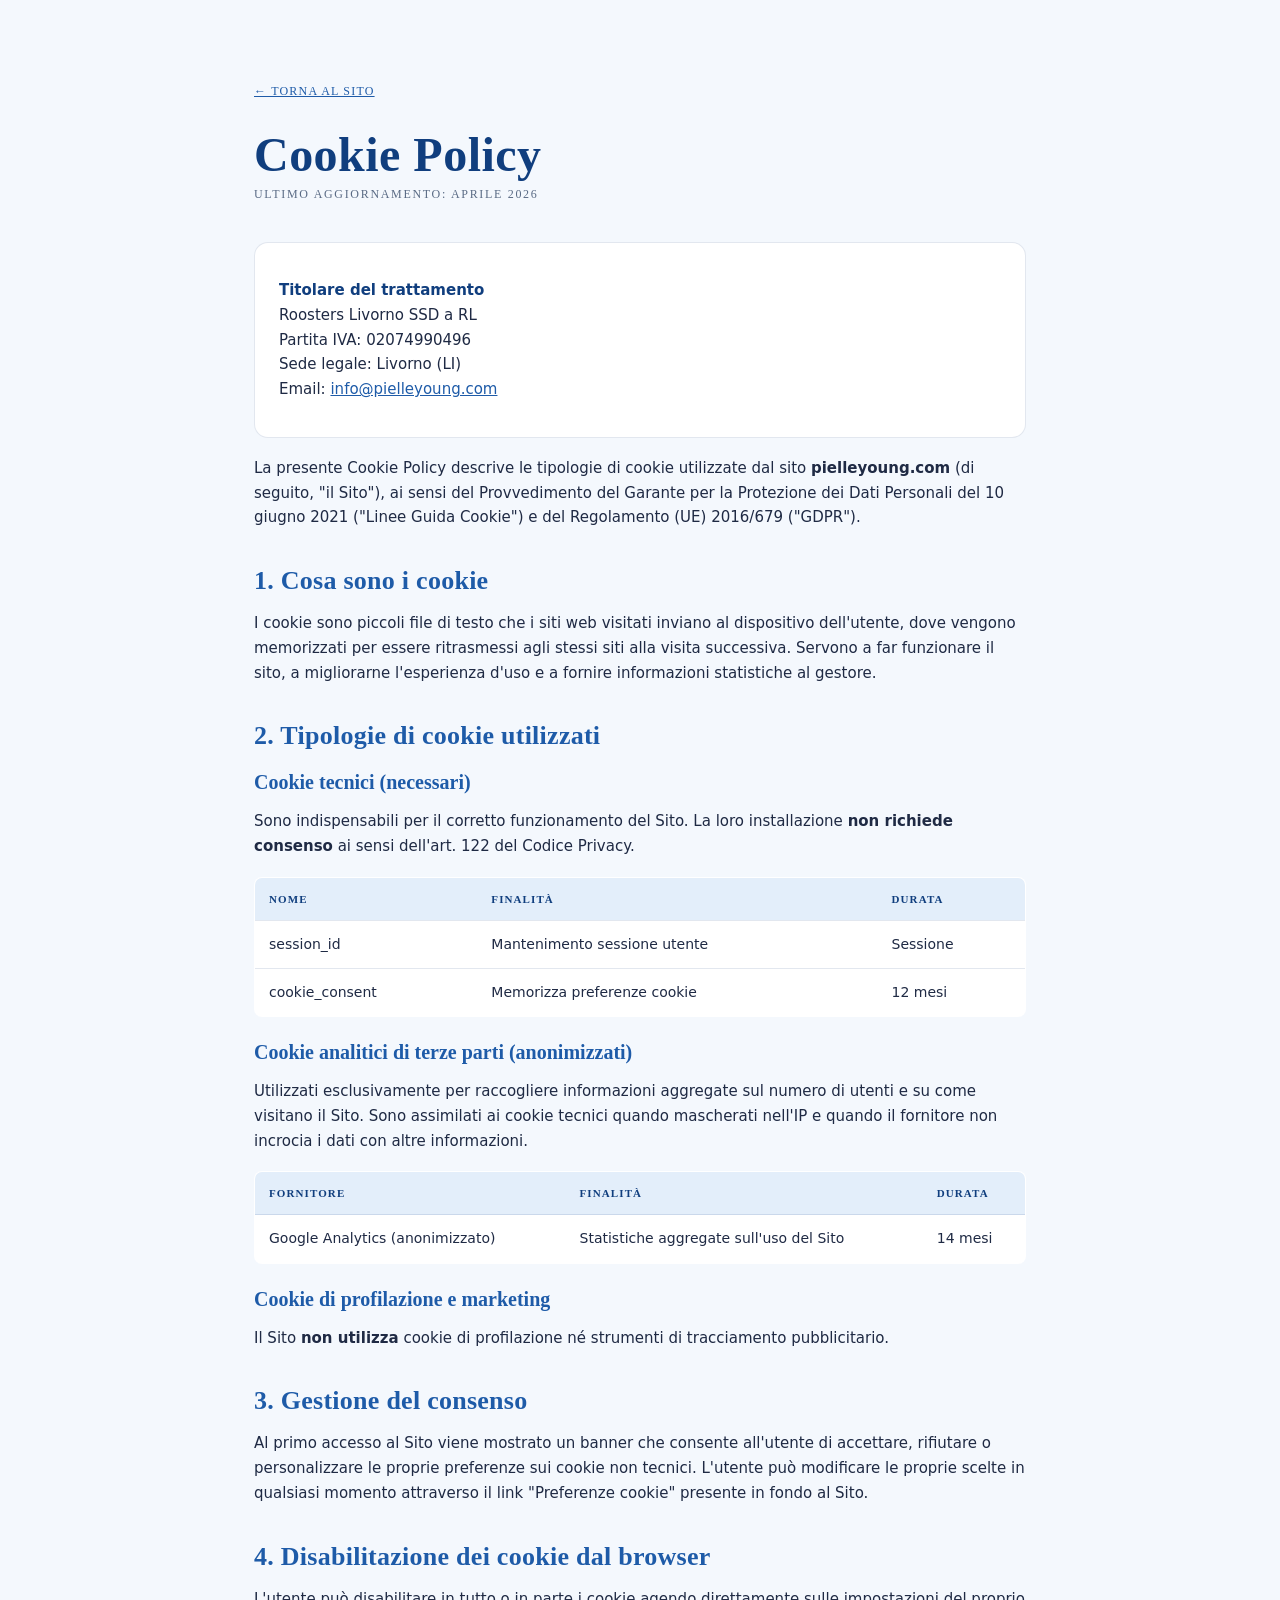
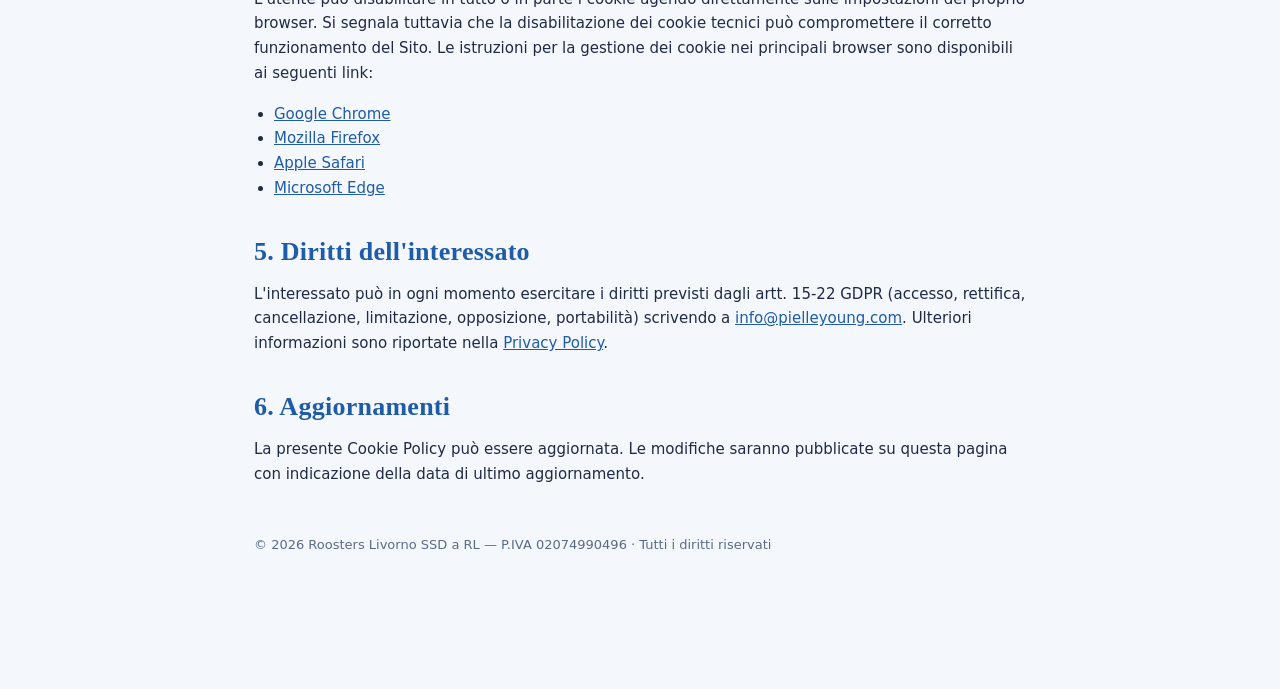
<file: cookie.html>
<!DOCTYPE html>
<html lang="it">
<head>
<meta charset="UTF-8"/>
<meta name="viewport" content="width=device-width, initial-scale=1.0"/>
<title>Cookie Policy — Pielle Young</title>
<link rel="stylesheet" href="styles.css?v=5"/>
<style>
  body{background:var(--paper); color:var(--ink); font-family:'Inter',system-ui,sans-serif}
  .legal{max-width:820px; margin:0 auto; padding:80px 24px 120px}
  .legal h1{font-family:'Anton'; font-size:48px; letter-spacing:.01em; line-height:1; margin:0 0 8px; color:var(--navy-deep)}
  .legal .meta{font-family:'JetBrains Mono'; font-size:12px; letter-spacing:.14em; text-transform:uppercase; color:var(--muted); margin-bottom:40px}
  .legal h2{font-family:'Anton'; font-size:26px; letter-spacing:.01em; margin:36px 0 12px; color:var(--navy)}
  .legal p, .legal li, .legal td, .legal th{font-size:15px; line-height:1.65; color:#1f2a44}
  .legal ul{padding-left:20px}
  .legal a{color:var(--navy); text-decoration:underline}
  .back{display:inline-flex; align-items:center; gap:8px; font-family:'JetBrains Mono'; font-size:12px; letter-spacing:.1em; text-transform:uppercase; color:var(--navy); text-decoration:none; margin-bottom:32px}
  .box{background:#fff; border:1px solid var(--line); border-radius:14px; padding:20px 24px; margin:18px 0}
  .box b{color:var(--navy-deep)}
  table.ck{width:100%; border-collapse:collapse; margin:18px 0; background:#fff; border:1px solid var(--line); border-radius:8px; overflow:hidden}
  table.ck th, table.ck td{padding:12px 14px; text-align:left; border-bottom:1px solid var(--line); font-size:14px}
  table.ck th{background:var(--powder-soft); font-family:'JetBrains Mono'; font-size:11px; letter-spacing:.1em; text-transform:uppercase; color:var(--navy-deep)}
  table.ck tr:last-child td{border-bottom:0}
</style>
</head>
<body>
<div class="legal">
  <a href="index.html" class="back">← Torna al sito</a>
  <h1>Cookie Policy</h1>
  <div class="meta">Ultimo aggiornamento: Aprile 2026</div>

  <div class="box">
    <p><b>Titolare del trattamento</b><br/>
      Roosters Livorno SSD a RL<br/>
      Partita IVA: 02074990496<br/>
      Sede legale: Livorno (LI)<br/>
      Email: <a href="mailto:info@pielleyoung.com">info@pielleyoung.com</a></p>
  </div>

  <p>La presente Cookie Policy descrive le tipologie di cookie utilizzate dal sito <b>pielleyoung.com</b> (di seguito, "il Sito"), ai sensi del Provvedimento del Garante per la Protezione dei Dati Personali del 10 giugno 2021 ("Linee Guida Cookie") e del Regolamento (UE) 2016/679 ("GDPR").</p>

  <h2>1. Cosa sono i cookie</h2>
  <p>I cookie sono piccoli file di testo che i siti web visitati inviano al dispositivo dell'utente, dove vengono memorizzati per essere ritrasmessi agli stessi siti alla visita successiva. Servono a far funzionare il sito, a migliorarne l'esperienza d'uso e a fornire informazioni statistiche al gestore.</p>

  <h2>2. Tipologie di cookie utilizzati</h2>

  <h3 style="font-family:'Anton';font-size:20px;margin:20px 0 8px;color:var(--navy)">Cookie tecnici (necessari)</h3>
  <p>Sono indispensabili per il corretto funzionamento del Sito. La loro installazione <b>non richiede consenso</b> ai sensi dell'art. 122 del Codice Privacy.</p>

  <table class="ck">
    <thead><tr><th>Nome</th><th>Finalità</th><th>Durata</th></tr></thead>
    <tbody>
      <tr><td>session_id</td><td>Mantenimento sessione utente</td><td>Sessione</td></tr>
      <tr><td>cookie_consent</td><td>Memorizza preferenze cookie</td><td>12 mesi</td></tr>
    </tbody>
  </table>

  <h3 style="font-family:'Anton';font-size:20px;margin:24px 0 8px;color:var(--navy)">Cookie analitici di terze parti (anonimizzati)</h3>
  <p>Utilizzati esclusivamente per raccogliere informazioni aggregate sul numero di utenti e su come visitano il Sito. Sono assimilati ai cookie tecnici quando mascherati nell'IP e quando il fornitore non incrocia i dati con altre informazioni.</p>

  <table class="ck">
    <thead><tr><th>Fornitore</th><th>Finalità</th><th>Durata</th></tr></thead>
    <tbody>
      <tr><td>Google Analytics (anonimizzato)</td><td>Statistiche aggregate sull'uso del Sito</td><td>14 mesi</td></tr>
    </tbody>
  </table>

  <h3 style="font-family:'Anton';font-size:20px;margin:24px 0 8px;color:var(--navy)">Cookie di profilazione e marketing</h3>
  <p>Il Sito <b>non utilizza</b> cookie di profilazione né strumenti di tracciamento pubblicitario.</p>

  <h2>3. Gestione del consenso</h2>
  <p>Al primo accesso al Sito viene mostrato un banner che consente all'utente di accettare, rifiutare o personalizzare le proprie preferenze sui cookie non tecnici. L'utente può modificare le proprie scelte in qualsiasi momento attraverso il link "Preferenze cookie" presente in fondo al Sito.</p>

  <h2>4. Disabilitazione dei cookie dal browser</h2>
  <p>L'utente può disabilitare in tutto o in parte i cookie agendo direttamente sulle impostazioni del proprio browser. Si segnala tuttavia che la disabilitazione dei cookie tecnici può compromettere il corretto funzionamento del Sito. Le istruzioni per la gestione dei cookie nei principali browser sono disponibili ai seguenti link:</p>
  <ul>
    <li><a href="https://support.google.com/chrome/answer/95647" target="_blank" rel="noreferrer">Google Chrome</a></li>
    <li><a href="https://support.mozilla.org/it/kb/Gestione%20dei%20cookie" target="_blank" rel="noreferrer">Mozilla Firefox</a></li>
    <li><a href="https://support.apple.com/it-it/guide/safari/sfri11471/mac" target="_blank" rel="noreferrer">Apple Safari</a></li>
    <li><a href="https://support.microsoft.com/it-it/microsoft-edge" target="_blank" rel="noreferrer">Microsoft Edge</a></li>
  </ul>

  <h2>5. Diritti dell'interessato</h2>
  <p>L'interessato può in ogni momento esercitare i diritti previsti dagli artt. 15-22 GDPR (accesso, rettifica, cancellazione, limitazione, opposizione, portabilità) scrivendo a <a href="mailto:info@pielleyoung.com">info@pielleyoung.com</a>. Ulteriori informazioni sono riportate nella <a href="privacy.html">Privacy Policy</a>.</p>

  <h2>6. Aggiornamenti</h2>
  <p>La presente Cookie Policy può essere aggiornata. Le modifiche saranno pubblicate su questa pagina con indicazione della data di ultimo aggiornamento.</p>

  <p style="margin-top:48px; font-size:13px; color:var(--muted)">© 2026 Roosters Livorno SSD a RL — P.IVA 02074990496 · Tutti i diritti riservati</p>
</div>
</body>
</html>
</file>
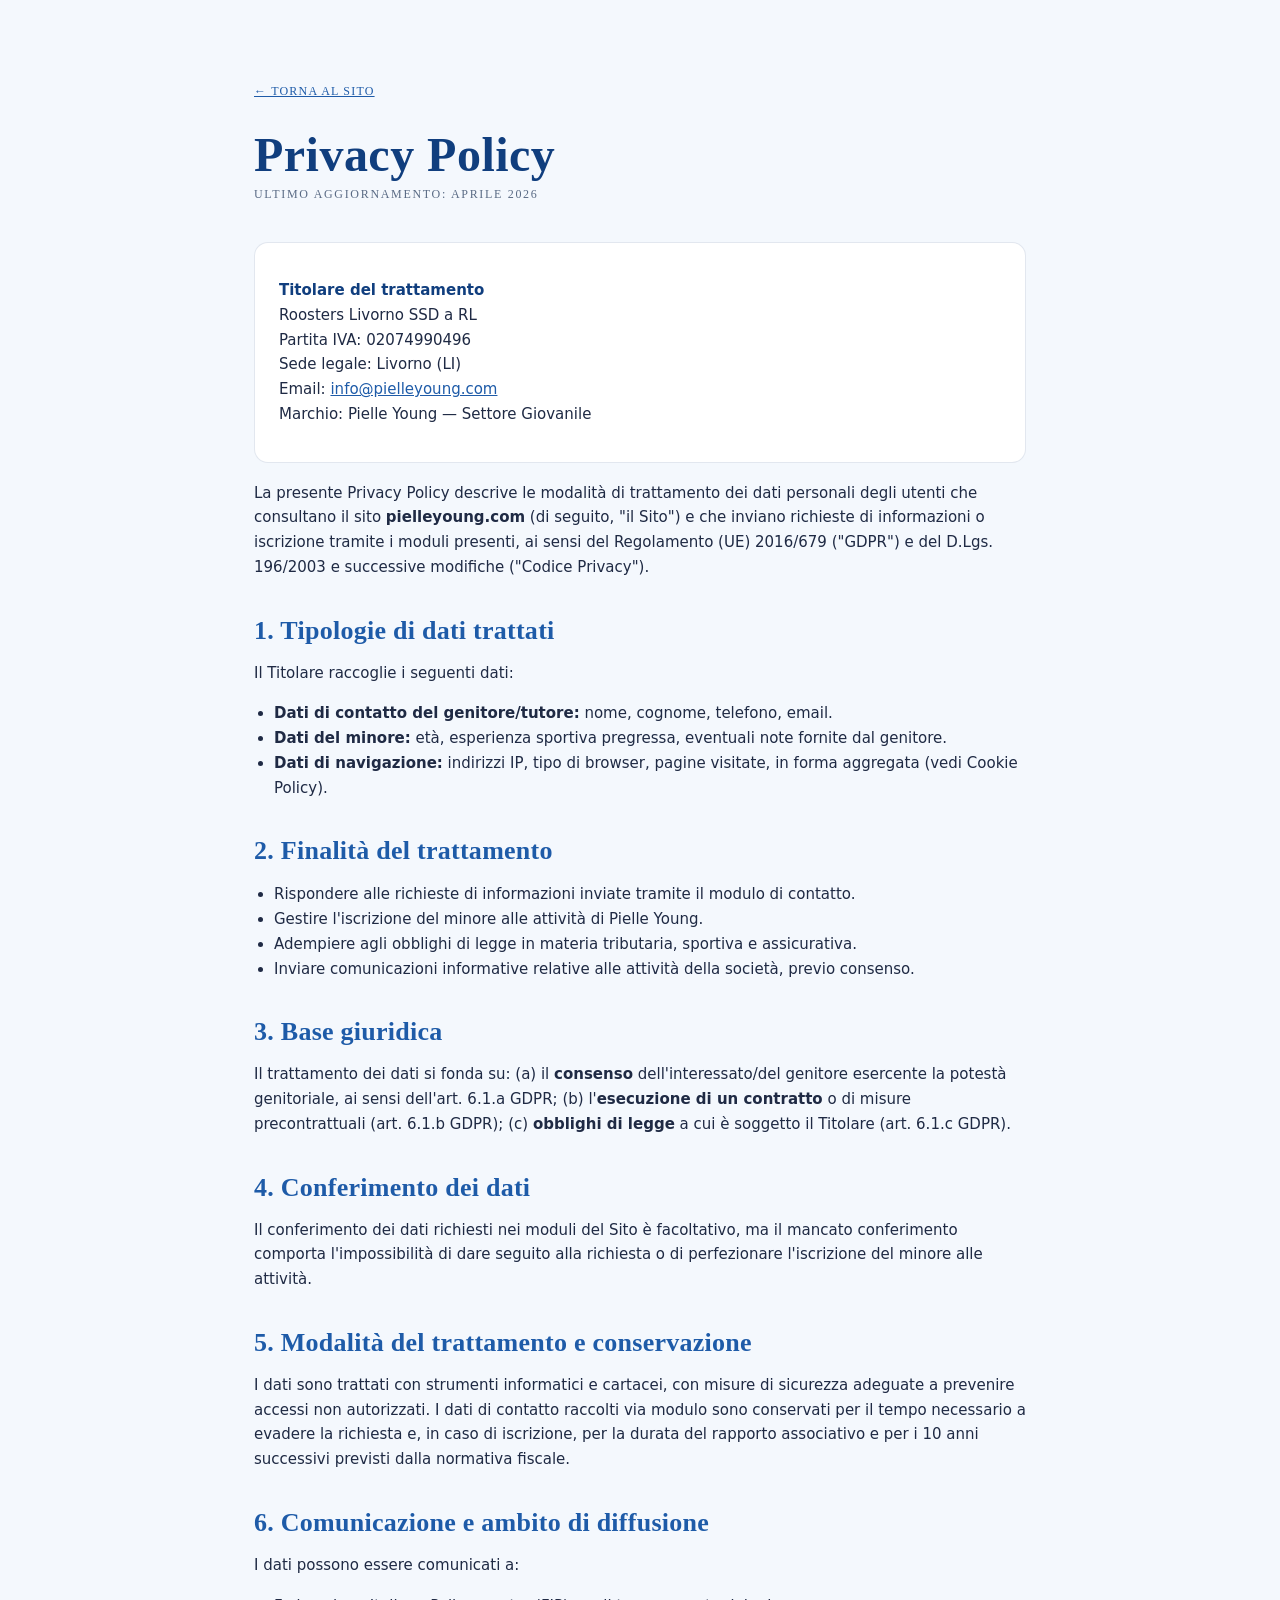
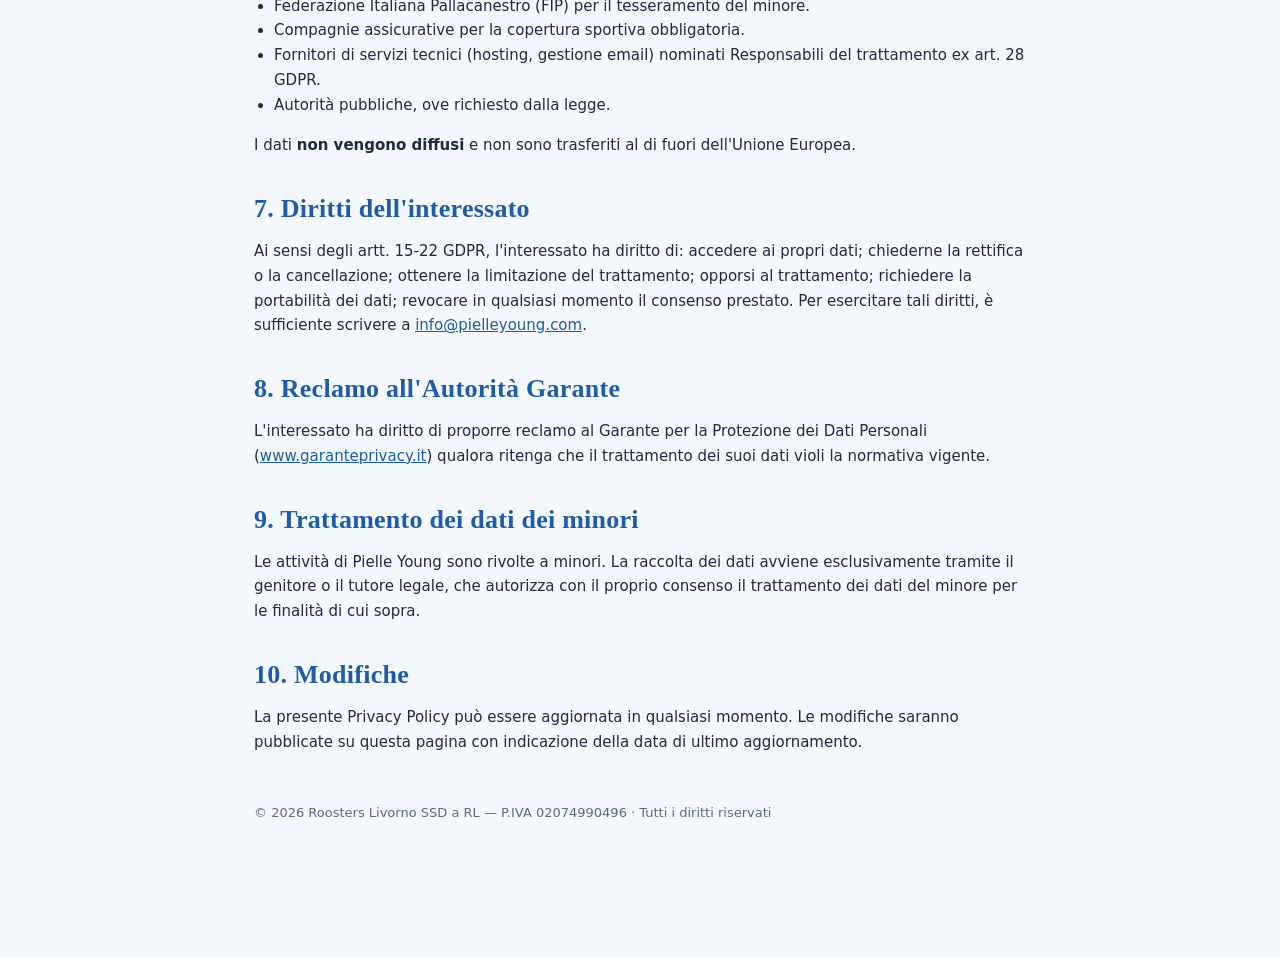
<file: privacy.html>
<!DOCTYPE html>
<html lang="it">
<head>
<meta charset="UTF-8"/>
<meta name="viewport" content="width=device-width, initial-scale=1.0"/>
<title>Privacy Policy — Pielle Young</title>
<link rel="stylesheet" href="styles.css?v=5"/>
<style>
  body{background:var(--paper); color:var(--ink); font-family:'Inter',system-ui,sans-serif}
  .legal{max-width:820px; margin:0 auto; padding:80px 24px 120px}
  .legal h1{font-family:'Anton'; font-size:48px; letter-spacing:.01em; line-height:1; margin:0 0 8px; color:var(--navy-deep)}
  .legal .meta{font-family:'JetBrains Mono'; font-size:12px; letter-spacing:.14em; text-transform:uppercase; color:var(--muted); margin-bottom:40px}
  .legal h2{font-family:'Anton'; font-size:26px; letter-spacing:.01em; margin:36px 0 12px; color:var(--navy)}
  .legal p, .legal li{font-size:15px; line-height:1.65; color:#1f2a44}
  .legal ul{padding-left:20px}
  .legal a{color:var(--navy); text-decoration:underline}
  .back{display:inline-flex; align-items:center; gap:8px; font-family:'JetBrains Mono'; font-size:12px; letter-spacing:.1em; text-transform:uppercase; color:var(--navy); text-decoration:none; margin-bottom:32px}
  .box{background:#fff; border:1px solid var(--line); border-radius:14px; padding:20px 24px; margin:18px 0}
  .box b{color:var(--navy-deep)}
</style>
</head>
<body>
<div class="legal">
  <a href="index.html" class="back">← Torna al sito</a>
  <h1>Privacy Policy</h1>
  <div class="meta">Ultimo aggiornamento: Aprile 2026</div>

  <div class="box">
    <p><b>Titolare del trattamento</b><br/>
      Roosters Livorno SSD a RL<br/>
      Partita IVA: 02074990496<br/>
      Sede legale: Livorno (LI)<br/>
      Email: <a href="mailto:info@pielleyoung.com">info@pielleyoung.com</a><br/>
      Marchio: Pielle Young — Settore Giovanile</p>
  </div>

  <p>La presente Privacy Policy descrive le modalità di trattamento dei dati personali degli utenti che consultano il sito <b>pielleyoung.com</b> (di seguito, "il Sito") e che inviano richieste di informazioni o iscrizione tramite i moduli presenti, ai sensi del Regolamento (UE) 2016/679 ("GDPR") e del D.Lgs. 196/2003 e successive modifiche ("Codice Privacy").</p>

  <h2>1. Tipologie di dati trattati</h2>
  <p>Il Titolare raccoglie i seguenti dati:</p>
  <ul>
    <li><b>Dati di contatto del genitore/tutore:</b> nome, cognome, telefono, email.</li>
    <li><b>Dati del minore:</b> età, esperienza sportiva pregressa, eventuali note fornite dal genitore.</li>
    <li><b>Dati di navigazione:</b> indirizzi IP, tipo di browser, pagine visitate, in forma aggregata (vedi Cookie Policy).</li>
  </ul>

  <h2>2. Finalità del trattamento</h2>
  <ul>
    <li>Rispondere alle richieste di informazioni inviate tramite il modulo di contatto.</li>
    <li>Gestire l'iscrizione del minore alle attività di Pielle Young.</li>
    <li>Adempiere agli obblighi di legge in materia tributaria, sportiva e assicurativa.</li>
    <li>Inviare comunicazioni informative relative alle attività della società, previo consenso.</li>
  </ul>

  <h2>3. Base giuridica</h2>
  <p>Il trattamento dei dati si fonda su: (a) il <b>consenso</b> dell'interessato/del genitore esercente la potestà genitoriale, ai sensi dell'art. 6.1.a GDPR; (b) l'<b>esecuzione di un contratto</b> o di misure precontrattuali (art. 6.1.b GDPR); (c) <b>obblighi di legge</b> a cui è soggetto il Titolare (art. 6.1.c GDPR).</p>

  <h2>4. Conferimento dei dati</h2>
  <p>Il conferimento dei dati richiesti nei moduli del Sito è facoltativo, ma il mancato conferimento comporta l'impossibilità di dare seguito alla richiesta o di perfezionare l'iscrizione del minore alle attività.</p>

  <h2>5. Modalità del trattamento e conservazione</h2>
  <p>I dati sono trattati con strumenti informatici e cartacei, con misure di sicurezza adeguate a prevenire accessi non autorizzati. I dati di contatto raccolti via modulo sono conservati per il tempo necessario a evadere la richiesta e, in caso di iscrizione, per la durata del rapporto associativo e per i 10 anni successivi previsti dalla normativa fiscale.</p>

  <h2>6. Comunicazione e ambito di diffusione</h2>
  <p>I dati possono essere comunicati a:</p>
  <ul>
    <li>Federazione Italiana Pallacanestro (FIP) per il tesseramento del minore.</li>
    <li>Compagnie assicurative per la copertura sportiva obbligatoria.</li>
    <li>Fornitori di servizi tecnici (hosting, gestione email) nominati Responsabili del trattamento ex art. 28 GDPR.</li>
    <li>Autorità pubbliche, ove richiesto dalla legge.</li>
  </ul>
  <p>I dati <b>non vengono diffusi</b> e non sono trasferiti al di fuori dell'Unione Europea.</p>

  <h2>7. Diritti dell'interessato</h2>
  <p>Ai sensi degli artt. 15-22 GDPR, l'interessato ha diritto di: accedere ai propri dati; chiederne la rettifica o la cancellazione; ottenere la limitazione del trattamento; opporsi al trattamento; richiedere la portabilità dei dati; revocare in qualsiasi momento il consenso prestato. Per esercitare tali diritti, è sufficiente scrivere a <a href="mailto:info@pielleyoung.com">info@pielleyoung.com</a>.</p>

  <h2>8. Reclamo all'Autorità Garante</h2>
  <p>L'interessato ha diritto di proporre reclamo al Garante per la Protezione dei Dati Personali (<a href="https://www.garanteprivacy.it" target="_blank" rel="noreferrer">www.garanteprivacy.it</a>) qualora ritenga che il trattamento dei suoi dati violi la normativa vigente.</p>

  <h2>9. Trattamento dei dati dei minori</h2>
  <p>Le attività di Pielle Young sono rivolte a minori. La raccolta dei dati avviene esclusivamente tramite il genitore o il tutore legale, che autorizza con il proprio consenso il trattamento dei dati del minore per le finalità di cui sopra.</p>

  <h2>10. Modifiche</h2>
  <p>La presente Privacy Policy può essere aggiornata in qualsiasi momento. Le modifiche saranno pubblicate su questa pagina con indicazione della data di ultimo aggiornamento.</p>

  <p style="margin-top:48px; font-size:13px; color:var(--muted)">© 2026 Roosters Livorno SSD a RL — P.IVA 02074990496 · Tutti i diritti riservati</p>
</div>
</body>
</html>
</file>
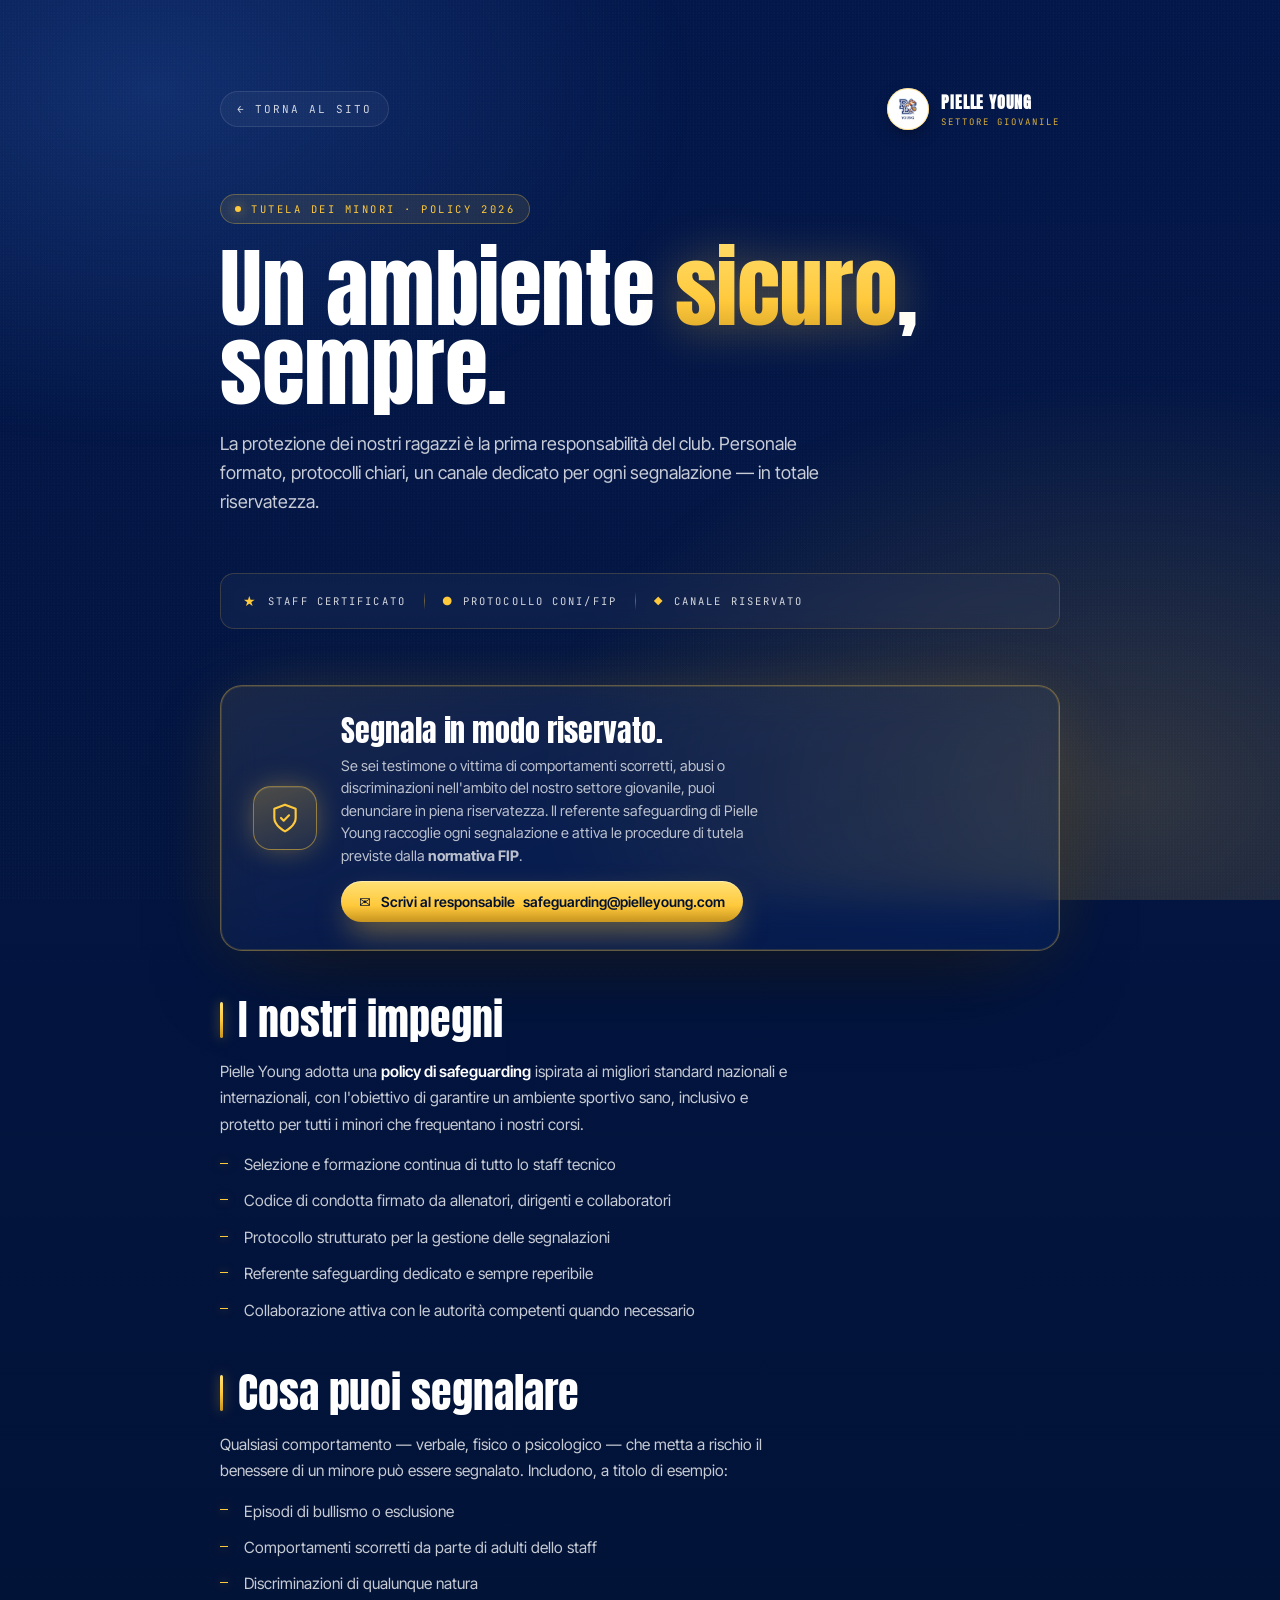
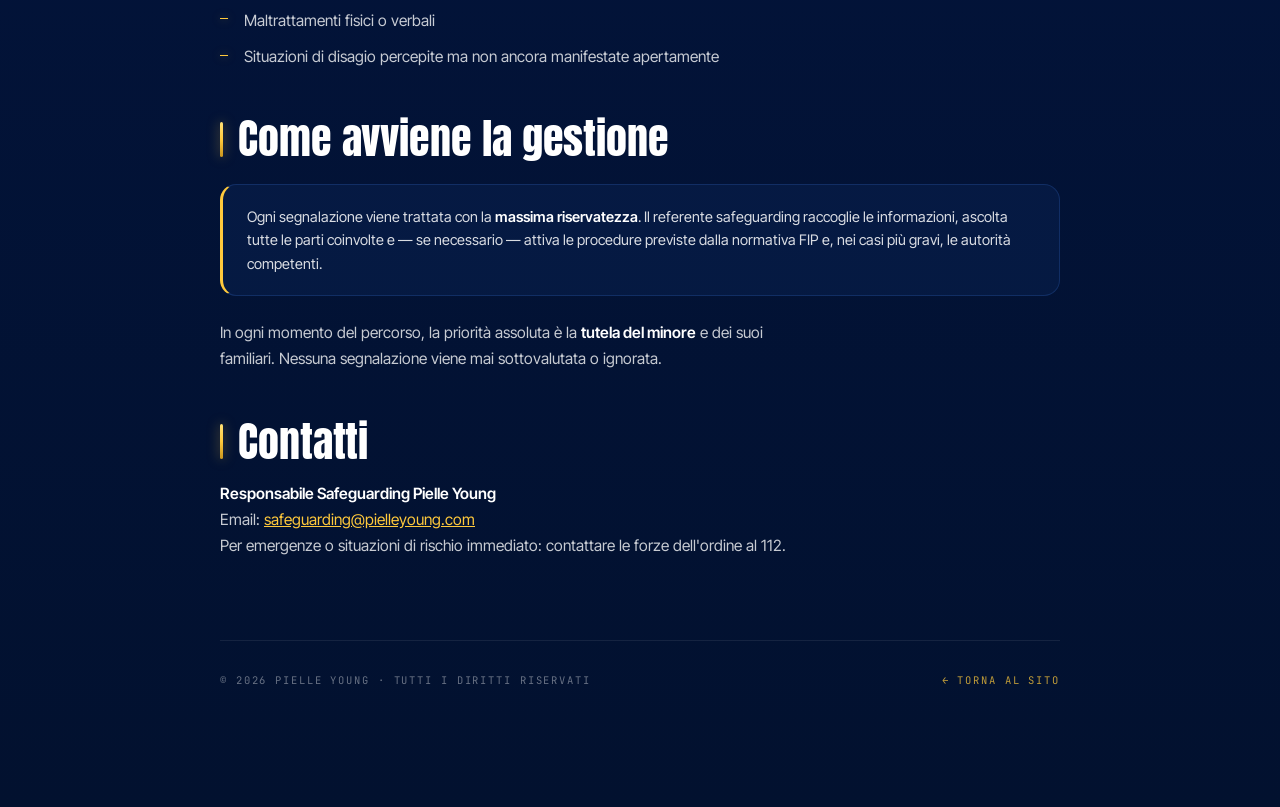
<file: safeguarding.html>
<!doctype html>
<html lang="it">
<head>
<meta charset="utf-8"/>
<meta name="viewport" content="width=device-width,initial-scale=1,viewport-fit=cover"/>
<title>Safeguarding — Pielle Young | Tutela dei minori</title>
<meta name="description" content="Policy di Safeguarding di Pielle Young: protezione dei minori, canale dedicato per segnalazioni riservate, protocollo FIP."/>
<link rel="icon" href="assets/logo-pl.png"/>

<link rel="preconnect" href="https://fonts.googleapis.com"/>
<link rel="preconnect" href="https://fonts.gstatic.com" crossorigin/>
<link rel="stylesheet" href="https://fonts.googleapis.com/css2?family=Anton&family=Inter+Tight:wght@400;500;600;700;800&family=JetBrains+Mono:wght@400;500&display=swap"/>

<style>
  :root{
    --abyss:#02112F;
    --navy:#03174A;
    --gold:#FFC93C;
    --gold-hot:#FFE176;
    --gold-deep:#C8951F;
  }
  *{ box-sizing:border-box; margin:0; padding:0 }
  html, body{
    background:linear-gradient(180deg, #03174A 0%, #02112F 100%);
    color:#fff;
    font-family:'Inter Tight', system-ui, sans-serif;
    min-height:100%;
    -webkit-font-smoothing:antialiased;
    overflow-x:hidden;
  }
  body{
    position:relative;
    padding:max(40px, env(safe-area-inset-top)) 0 0;
  }
  body::before{
    content:""; position:fixed; inset:0; pointer-events:none; z-index:0;
    background:
      radial-gradient(ellipse 900px 600px at 12% 10%, rgba(60,120,220,.25), transparent 60%),
      radial-gradient(ellipse 1000px 700px at 88% 88%, rgba(255,201,60,.18), transparent 60%);
  }
  body::after{
    content:""; position:fixed; inset:0; pointer-events:none; z-index:0; opacity:.06;
    background-image:
      radial-gradient(circle at 22% 32%, rgba(255,255,255,.7) 0, transparent 1px),
      radial-gradient(circle at 71% 64%, rgba(255,255,255,.6) 0, transparent 1px);
    background-size:3px 3px, 5px 5px;
  }
  .wrap{
    position:relative; z-index:1;
    max-width:880px;
    margin:0 auto;
    padding:48px max(20px, env(safe-area-inset-left)) 120px;
  }

  /* Top bar */
  .topbar{
    display:flex; align-items:center; justify-content:space-between;
    margin-bottom:64px;
  }
  .back{
    display:inline-flex; align-items:center; gap:10px;
    padding:10px 16px;
    border-radius:999px;
    background:rgba(255,255,255,.04);
    border:1px solid rgba(255,255,255,.1);
    color:rgba(255,255,255,.8);
    font-family:'JetBrains Mono', monospace;
    font-size:11px; letter-spacing:.18em; text-transform:uppercase;
    text-decoration:none;
    transition:all .25s ease;
  }
  .back:hover{
    background:rgba(255,201,60,.1);
    border-color:rgba(255,201,60,.4);
    color:var(--gold);
    transform:translateX(-2px);
  }
  .brand{
    display:inline-flex; align-items:center; gap:12px;
    text-decoration:none; color:#fff;
  }
  .brand-medal{
    width:42px; height:42px; border-radius:50%;
    background:#fff;
    display:grid; place-items:center;
    box-shadow:0 6px 18px -6px rgba(0,0,0,.6), inset 0 0 0 1px rgba(255,201,60,.55);
  }
  .brand-medal img{ width:72%; height:72%; object-fit:contain }
  .brand-text{ display:flex; flex-direction:column; gap:2px }
  .brand-text b{ font-family:'Anton'; font-size:16px; letter-spacing:.05em }
  .brand-text span{ font-family:'JetBrains Mono'; font-size:9px; letter-spacing:.22em; text-transform:uppercase; color:rgba(255,201,60,.85) }

  /* Hero */
  .hero{
    margin-bottom:56px;
  }
  .eyebrow{
    display:inline-flex; align-items:center; gap:10px;
    padding:7px 14px;
    border-radius:999px;
    background:rgba(255,201,60,.1);
    border:1px solid rgba(255,201,60,.3);
    color:var(--gold);
    font-family:'JetBrains Mono', monospace;
    font-size:10.5px; letter-spacing:.24em; text-transform:uppercase;
    margin-bottom:24px;
  }
  .eyebrow .dot{
    width:6px; height:6px; border-radius:50%;
    background:var(--gold);
    box-shadow:0 0 12px rgba(255,201,60,.7);
  }
  h1{
    font-family:'Anton', Impact, sans-serif;
    font-weight:400;
    font-size:clamp(48px, 7vw, 88px);
    line-height:.9;
    letter-spacing:-.005em;
    margin-bottom:24px;
    color:#fff;
    text-wrap:balance;
  }
  h1 em{
    font-style:normal;
    background:linear-gradient(180deg, var(--gold-hot), var(--gold) 60%, var(--gold-deep));
    -webkit-background-clip:text; background-clip:text;
    -webkit-text-fill-color:transparent;
    filter:drop-shadow(0 4px 24px rgba(255,201,60,.35));
  }
  .lede{
    font-size:18px;
    line-height:1.6;
    color:rgba(255,255,255,.78);
    max-width:62ch;
  }

  /* Reassure strip */
  .reassure{
    display:flex; align-items:center; gap:18px; flex-wrap:wrap;
    margin:32px 0 56px;
    padding:18px 22px;
    border-radius:14px;
    background:rgba(255,255,255,.04);
    border:1px solid rgba(255,201,60,.18);
    backdrop-filter:blur(10px);
  }
  .reassure .cell{
    display:inline-flex; align-items:center; gap:10px;
    font-family:'JetBrains Mono', monospace;
    font-size:10.5px; letter-spacing:.2em; text-transform:uppercase;
    color:rgba(255,255,255,.82);
  }
  .reassure .ico{ color:var(--gold); font-size:14px }
  .reassure .divider{
    width:1px; height:18px;
    background:linear-gradient(180deg, transparent, rgba(255,201,60,.4), transparent);
  }

  /* Primary CTA card */
  .cta-card{
    position:relative;
    display:grid;
    grid-template-columns:auto 1fr;
    gap:24px;
    align-items:center;
    padding:28px 32px;
    border-radius:22px;
    background:
      linear-gradient(160deg, rgba(255,201,60,.10), rgba(255,255,255,.03) 50%, rgba(60,120,220,.08));
    border:1px solid rgba(255,201,60,.35);
    backdrop-filter:blur(20px) saturate(1.2);
    margin-bottom:48px;
    overflow:hidden;
    isolation:isolate;
    box-shadow:
      0 40px 100px -40px rgba(0,0,0,.7),
      0 0 0 1px rgba(255,201,60,.15) inset,
      0 0 80px -20px rgba(255,201,60,.25);
    transition:transform .4s cubic-bezier(.2,.8,.2,1), box-shadow .4s ease;
  }
  .cta-card:hover{
    transform:translateY(-3px);
    box-shadow:
      0 50px 120px -40px rgba(0,0,0,.85),
      0 0 0 1px rgba(255,201,60,.3) inset,
      0 0 120px -20px rgba(255,201,60,.4);
  }
  .cta-card .shield{
    width:64px; height:64px; flex-shrink:0;
    border-radius:18px;
    display:grid; place-items:center;
    background:linear-gradient(160deg, rgba(255,201,60,.25), rgba(255,201,60,.08));
    border:1px solid rgba(255,201,60,.45);
    color:var(--gold);
    box-shadow:0 0 30px -6px rgba(255,201,60,.5), inset 0 1px 0 rgba(255,255,255,.1);
  }
  .cta-card .shield svg{ width:32px; height:32px }
  .cta-card .body h3{
    font-family:'Anton', Impact, sans-serif;
    font-weight:400;
    font-size:clamp(22px, 2.6vw, 30px);
    line-height:1.1;
    color:#fff;
    margin-bottom:8px;
    letter-spacing:-.002em;
  }
  .cta-card .body p{
    font-size:14.5px; line-height:1.55;
    color:rgba(255,255,255,.72);
    margin-bottom:14px;
    max-width:54ch;
  }
  .cta-card a{
    display:inline-flex; align-items:center; gap:10px;
    padding:12px 18px;
    border-radius:999px;
    background:linear-gradient(180deg, var(--gold-hot), var(--gold) 60%, var(--gold-deep));
    color:var(--abyss);
    font-weight:600;
    text-decoration:none;
    font-size:14px;
    box-shadow:0 14px 32px -8px rgba(255,201,60,.55), inset 0 1px 0 rgba(255,255,255,.4);
    transition:transform .2s ease, box-shadow .25s ease;
  }
  .cta-card a .cta-ico{ flex:none; display:inline-flex }
  .cta-card a .cta-txt{
    display:inline-flex; align-items:center; flex-wrap:wrap;
    gap:2px 8px; min-width:0;
  }
  .cta-card a .cta-addr{ white-space:nowrap }
  .cta-card a:hover{
    transform:translateY(-2px);
    box-shadow:0 18px 40px -8px rgba(255,201,60,.7), inset 0 1px 0 rgba(255,255,255,.45);
  }

  /* Sections */
  section.s{
    margin-bottom:48px;
  }
  section.s h2{
    font-family:'Anton', Impact, sans-serif;
    font-weight:400;
    font-size:clamp(28px, 3.6vw, 42px);
    line-height:1;
    color:#fff;
    margin-bottom:18px;
    letter-spacing:-.002em;
    position:relative;
    padding-left:18px;
  }
  section.s h2::before{
    content:""; position:absolute; left:0; top:8%; bottom:8%;
    width:3px;
    background:linear-gradient(180deg, var(--gold-hot), var(--gold), var(--gold-deep));
    border-radius:2px;
    box-shadow:0 0 12px rgba(255,201,60,.5);
  }
  section.s p, section.s li{
    font-size:15.5px; line-height:1.7;
    color:rgba(255,255,255,.78);
  }
  section.s p{ margin-bottom:14px; max-width:64ch }
  section.s p b{ color:#fff; font-weight:600 }
  section.s ul{
    list-style:none;
    display:flex; flex-direction:column; gap:10px;
    margin:14px 0;
  }
  section.s li{
    position:relative;
    padding-left:24px;
  }
  section.s li::before{
    content:""; position:absolute; left:0; top:.7em;
    width:8px; height:1px;
    background:var(--gold);
    box-shadow:0 0 8px rgba(255,201,60,.5);
  }

  /* Highlight box */
  .highlight{
    margin:24px 0;
    padding:20px 24px;
    border-radius:16px;
    background:rgba(60,120,220,.08);
    border:1px solid rgba(60,120,220,.22);
    border-left:3px solid var(--gold);
    font-size:14.5px; line-height:1.6;
    color:rgba(255,255,255,.85);
  }
  .highlight b{ color:#fff; font-weight:600 }

  /* Footer */
  .doc-foot{
    margin-top:80px;
    padding-top:32px;
    border-top:1px solid rgba(255,255,255,.08);
    display:flex; justify-content:space-between; align-items:center; gap:16px;
    flex-wrap:wrap;
    font-family:'JetBrains Mono', monospace;
    font-size:10.5px; letter-spacing:.18em; text-transform:uppercase;
    color:rgba(255,255,255,.4);
  }
  .doc-foot a{
    color:rgba(255,201,60,.75);
    text-decoration:none;
    transition:color .2s ease;
  }
  .doc-foot a:hover{ color:var(--gold) }

  @media (max-width:640px){
    .wrap{ padding:32px 18px 80px }
    .topbar{ margin-bottom:40px }
    .brand-text{ display:none }
    h1{ font-size:clamp(38px, 11vw, 60px) }
    .lede{ font-size:16px }
    .reassure{
      flex-direction:column; align-items:flex-start; gap:10px;
      padding:16px 18px;
    }
    .reassure .divider{ display:none }
    .cta-card{
      grid-template-columns:1fr;
      padding:24px 22px;
      gap:18px;
    }
    .cta-card .shield{ width:54px; height:54px }
    .cta-card .shield svg{ width:26px; height:26px }
    .cta-card a{ align-items:flex-start; gap:10px }
    .cta-card a .cta-ico{ margin-top:1px }
    .cta-card a .cta-txt{ flex-direction:column; align-items:flex-start; gap:3px }
    .cta-card a .cta-addr{ white-space:normal; word-break:break-word }
    section.s h2{ font-size:26px }
  }
</style>
</head>
<body>
<div class="wrap">

  <div class="topbar">
    <a class="back" href="index.html" aria-label="Torna alla home">
      ← Torna al sito
    </a>
    <a class="brand" href="index.html">
      <span class="brand-medal">
        <img src="assets/logo-pl-fish.png" alt="Pielle Young"/>
      </span>
      <span class="brand-text">
        <b>PIELLE YOUNG</b>
        <span>Settore Giovanile</span>
      </span>
    </a>
  </div>

  <div class="hero">
    <div class="eyebrow">
      <span class="dot"></span>
      <span>Tutela dei minori · Policy 2026</span>
    </div>
    <h1>Un ambiente <em>sicuro</em>,<br/>sempre.</h1>
    <p class="lede">
      La protezione dei nostri ragazzi è la prima responsabilità del club. Personale formato,
      protocolli chiari, un canale dedicato per ogni segnalazione — in totale riservatezza.
    </p>
  </div>

  <div class="reassure">
    <div class="cell"><span class="ico">★</span><span>STAFF CERTIFICATO</span></div>
    <span class="divider"></span>
    <div class="cell"><span class="ico">●</span><span>PROTOCOLLO CONI/FIP</span></div>
    <span class="divider"></span>
    <div class="cell"><span class="ico">◆</span><span>CANALE RISERVATO</span></div>
  </div>

  <div class="cta-card">
    <div class="shield">
      <svg viewBox="0 0 24 24" fill="none" stroke="currentColor" stroke-width="1.6" stroke-linecap="round" stroke-linejoin="round" aria-hidden="true">
        <path d="M12 22s8-4 8-10V5l-8-3-8 3v7c0 6 8 10 8 10z"/>
        <path d="m9 12 2 2 4-4"/>
      </svg>
    </div>
    <div class="body">
      <h3>Segnala in modo riservato.</h3>
      <p>
        Se sei testimone o vittima di comportamenti scorretti, abusi o discriminazioni
        nell'ambito del nostro settore giovanile, puoi denunciare in piena riservatezza.
        Il referente safeguarding di Pielle Young raccoglie ogni segnalazione e attiva
        le procedure di tutela previste dalla <b>normativa FIP</b>.
      </p>
      <a href="mailto:safeguarding@pielleyoung.com?subject=Segnalazione%20Safeguarding%20Pielle%20Young">
        <span class="cta-ico" aria-hidden="true">✉</span>
        <span class="cta-txt">
          <span class="cta-lbl">Scrivi al responsabile</span>
          <span class="cta-addr">safeguarding@pielleyoung.com</span>
        </span>
      </a>
    </div>
  </div>

  <section class="s">
    <h2>I nostri impegni</h2>
    <p>
      Pielle Young adotta una <b>policy di safeguarding</b> ispirata ai migliori standard nazionali e
      internazionali, con l'obiettivo di garantire un ambiente sportivo sano, inclusivo e protetto
      per tutti i minori che frequentano i nostri corsi.
    </p>
    <ul>
      <li>Selezione e formazione continua di tutto lo staff tecnico</li>
      <li>Codice di condotta firmato da allenatori, dirigenti e collaboratori</li>
      <li>Protocollo strutturato per la gestione delle segnalazioni</li>
      <li>Referente safeguarding dedicato e sempre reperibile</li>
      <li>Collaborazione attiva con le autorità competenti quando necessario</li>
    </ul>
  </section>

  <section class="s">
    <h2>Cosa puoi segnalare</h2>
    <p>
      Qualsiasi comportamento — verbale, fisico o psicologico — che metta a rischio il benessere
      di un minore può essere segnalato. Includono, a titolo di esempio:
    </p>
    <ul>
      <li>Episodi di bullismo o esclusione</li>
      <li>Comportamenti scorretti da parte di adulti dello staff</li>
      <li>Discriminazioni di qualunque natura</li>
      <li>Maltrattamenti fisici o verbali</li>
      <li>Situazioni di disagio percepite ma non ancora manifestate apertamente</li>
    </ul>
  </section>

  <section class="s">
    <h2>Come avviene la gestione</h2>
    <div class="highlight">
      Ogni segnalazione viene trattata con la <b>massima riservatezza</b>. Il referente safeguarding
      raccoglie le informazioni, ascolta tutte le parti coinvolte e — se necessario — attiva le
      procedure previste dalla normativa FIP e, nei casi più gravi, le autorità competenti.
    </div>
    <p>
      In ogni momento del percorso, la priorità assoluta è la <b>tutela del minore</b> e dei suoi
      familiari. Nessuna segnalazione viene mai sottovalutata o ignorata.
    </p>
  </section>

  <section class="s">
    <h2>Contatti</h2>
    <p>
      <b>Responsabile Safeguarding Pielle Young</b><br/>
      Email: <a style="color:var(--gold)" href="mailto:safeguarding@pielleyoung.com">safeguarding@pielleyoung.com</a><br/>
      Per emergenze o situazioni di rischio immediato: contattare le forze dell'ordine al 112.
    </p>
  </section>

  <div class="doc-foot">
    <div>© 2026 Pielle Young · Tutti i diritti riservati</div>
    <div><a href="index.html">← Torna al sito</a></div>
  </div>

</div>
</body>
</html>
</file>
<file: styles.css>
/* ─────────────────────────────────────────
   PIELLE YOUNG — stylesheet
   Navy / powder blue / orange academy system
   ───────────────────────────────────────── */

:root{
  /* Palette piellelivorno.it — light blue + navy + giallo */
  --navy: #1E5BA8;
  --navy-deep: #103E7E;
  --navy-800: #18509A;
  --royal: #3A7BD5;
  --sky: #5AA0E8;
  --powder: #B4D2EE;
  --powder-soft: #E3EEFA;
  --yellow: #FFC93C;
  --yellow-deep: #F5B400;
  --cream: #FFFFFF;
  --paper: #F4F8FD;
  --ink: #103E7E;
  --muted: #5A6B85;
  --line: rgba(16,62,126,.12);
  --accent: var(--yellow);
  --accent-deep: var(--yellow-deep);
  --maxw: 1280px;
  --r: 14px;
}

*{box-sizing:border-box}
html,body{margin:0;padding:0}
html{scroll-behavior:smooth; -webkit-text-size-adjust:100%}
body{
  font-family:'Inter Tight', system-ui, sans-serif;
  background:var(--cream);
  color:var(--ink);
  -webkit-font-smoothing:antialiased;
  font-feature-settings:"ss01","cv11";
  overflow-x:hidden;
}
img{max-width:100%; display:block}
a{color:inherit; text-decoration:none}
button{font:inherit; cursor:pointer; border:0; background:none; color:inherit}

.display{font-family:'Anton', Impact, sans-serif; letter-spacing:.01em; line-height:.92; text-transform:uppercase}
.mono{font-family:'JetBrains Mono', ui-monospace, monospace}

/* ── layout ── */
.container{max-width:var(--maxw); margin:0 auto; padding:0 24px}
@media (max-width:640px){ .container{padding:0 18px} }

.section-label{
  display:inline-flex; align-items:center; gap:10px;
  font-family:'JetBrains Mono', monospace; font-size:12px; letter-spacing:.08em;
  text-transform:uppercase; color:var(--muted);
}
.section-label::before{
  content:""; width:28px; height:1px; background:currentColor; opacity:.6;
}
.section-num{
  font-family:'JetBrains Mono', monospace; font-size:11px;
  color:var(--muted); letter-spacing:.1em;
}

/* ── buttons ── */
.btn{
  display:inline-flex; align-items:center; gap:10px;
  padding:16px 22px; border-radius:999px;
  font-weight:700; font-size:15px; letter-spacing:.01em;
  transition:transform .15s ease, background .2s ease, color .2s ease, box-shadow .2s ease;
  white-space:nowrap;
}
.btn:hover{transform:translateY(-1px)}
.btn:active{transform:translateY(0)}
.btn-primary{background:var(--accent); color:var(--ink); box-shadow:0 8px 20px -8px rgba(245,180,0,.5)}
.btn-primary:hover{background:var(--accent-deep); color:var(--ink)}
.btn-ghost{background:transparent; color:var(--ink); border:1.5px solid var(--line)}
.btn-ghost:hover{border-color:var(--ink); background:var(--ink); color:var(--cream)}
.btn-navy{background:var(--navy); color:#fff}
.btn-navy:hover{background:var(--navy-deep)}
.btn-white{background:#fff; color:var(--navy)}
.btn-white:hover{background:var(--powder-soft)}
.btn-sm{padding:10px 16px; font-size:13px}
.btn-lg{padding:20px 28px; font-size:16px}

/* ── header ── */
.site-header{
  position:sticky; top:0; z-index:40;
  background:rgba(255,255,255,.55);
  transition:background .35s ease, box-shadow .35s ease, border-color .35s ease;
  backdrop-filter:saturate(1.4) blur(20px);
  -webkit-backdrop-filter:saturate(1.4) blur(20px);
  border-bottom:1px solid rgba(255,255,255,.08);
}
.site-header.is-scrolled{
  background:rgba(255,255,255,.86);
  border-bottom-color:var(--line);
  box-shadow:0 8px 32px -16px rgba(16,62,126,.18);
}
/* Hero is dark, so initial header is dark-mode */
.hero ~ * .site-header,
.site-header:not(.is-scrolled){
  /* default state: dark background context (over hero) */
}
.site-header:not(.is-scrolled){
  background:linear-gradient(180deg, rgba(8,36,83,.55) 0%, rgba(8,36,83,.2) 70%, transparent 100%);
  border-bottom-color:transparent;
}
.site-header:not(.is-scrolled) .nav-links a{color:rgba(255,255,255,.85)}
.site-header:not(.is-scrolled) .nav-links a:hover{color:#fff}
.site-header:not(.is-scrolled) .nav-links a span::after{background:var(--yellow)}
.site-header:not(.is-scrolled) .brand-text b{color:#fff}
.site-header:not(.is-scrolled) .brand-text span{color:rgba(255,255,255,.55)}
.site-header:not(.is-scrolled) .nav-phone{color:rgba(255,255,255,.8); border-color:rgba(255,255,255,.18)}
.site-header:not(.is-scrolled) .nav-phone:hover{color:#fff; border-color:rgba(255,255,255,.4)}
.site-header:not(.is-scrolled) .burger{color:#fff; border-color:rgba(255,255,255,.2)}

.nav{display:flex; align-items:center; justify-content:space-between; padding:22px 0; position:relative}
.site-header.is-scrolled .nav{padding:18px 0}

/* brand with overflowing medal logo */
.brand{display:flex; align-items:center; gap:18px; text-decoration:none}
.brand-medal{
  position:relative;
  width:88px; height:88px; flex-shrink:0;
  display:grid; place-items:center;
  background:#fff; border-radius:50%;
  box-shadow:
    0 18px 40px -12px rgba(8,36,83,.55),
    0 6px 14px -4px rgba(8,36,83,.3),
    0 0 0 4px rgba(255,201,60,.0),
    inset 0 0 0 1px rgba(16,62,126,.08);
  transform:translateY(14px); /* overflow below header line */
  transition:transform .35s cubic-bezier(.2,.8,.2,1), box-shadow .35s ease;
}
.brand:hover .brand-medal{
  transform:translateY(14px) rotate(-4deg) scale(1.04);
  box-shadow:
    0 24px 48px -12px rgba(8,36,83,.65),
    0 8px 18px -4px rgba(8,36,83,.35),
    0 0 0 5px rgba(255,201,60,.45),
    inset 0 0 0 1px rgba(16,62,126,.08);
}
.brand-medal img{
  width:78%; height:78%; object-fit:contain;
}
.brand-medal-ring{
  position:absolute; inset:-4px; border-radius:50%;
  border:1px solid rgba(255,201,60,.45);
  opacity:0; transition:opacity .35s ease;
}
.site-header.is-scrolled .brand-medal{
  transform:translateY(8px) scale(.86);
}
.site-header.is-scrolled .brand-medal-ring{opacity:.7}
.brand-text{display:flex; flex-direction:column; line-height:1.05; gap:4px}
.brand-text b{
  font-family:'Anton'; font-size:26px; letter-spacing:.05em; color:var(--navy-deep);
  transition:color .3s ease;
}
.brand-text span{
  font-family:'JetBrains Mono'; font-size:11px; color:var(--muted);
  letter-spacing:.22em; text-transform:uppercase;
  transition:color .3s ease;
}

/* Premium nav links with underline reveal */
.nav-links{display:flex; gap:8px; align-items:center}
.nav-links a{
  position:relative; padding:12px 18px;
  font-weight:500; font-size:15px; letter-spacing:.02em;
  color:var(--ink); text-decoration:none;
  transition:color .2s ease;
}
.nav-links a span{position:relative; display:inline-block}
.nav-links a span::after{
  content:""; position:absolute; left:0; right:0; bottom:-4px;
  height:2px; background:var(--navy);
  transform:scaleX(0); transform-origin:center;
  transition:transform .3s cubic-bezier(.2,.8,.2,1);
}
.nav-links a:hover span::after{transform:scaleX(1)}
.nav-links a:hover{color:var(--navy)}

.nav-cta{display:flex; gap:14px; align-items:center}
.nav-phone{
  display:inline-flex; align-items:center; gap:8px;
  font-family:'JetBrains Mono'; font-size:12px; letter-spacing:.08em;
  color:var(--ink); text-decoration:none;
  padding:9px 14px; border-radius:999px;
  border:1px solid var(--line);
  transition:all .25s ease;
}
.nav-phone:hover{
  border-color:var(--navy); color:var(--navy);
  background:rgba(30,91,168,.04);
}

.burger{
  display:none; width:42px; height:42px;
  align-items:center; justify-content:center;
  border-radius:12px; border:1px solid var(--line);
  background:transparent; color:var(--ink);
  transition:all .25s;
}
@media (max-width:1020px){
  .nav-links{display:none}
}
@media (max-width:760px){
  .nav-phone{display:none}
  .burger{display:inline-flex}
  .brand-medal{width:64px; height:64px; transform:translateY(10px)}
  .brand-text b{font-size:18px}
  .brand-text span{font-size:9px}
}

/* mobile menu */
.mmenu{
  position:fixed; inset:0; z-index:60;
  background:var(--navy-deep); color:#fff;
  transform:translateY(-100%); transition:transform .35s cubic-bezier(.7,0,.2,1), visibility 0s linear .35s;
  display:flex; flex-direction:column;
  visibility:hidden; pointer-events:none;
  overflow:hidden;
}
.mmenu.open{transform:translateY(0); visibility:visible; pointer-events:auto; transition:transform .35s cubic-bezier(.7,0,.2,1), visibility 0s linear 0s}
.mmenu-head{display:flex; align-items:center; justify-content:space-between; padding:18px; border-bottom:1px solid rgba(255,255,255,.08)}
.mmenu-list{padding:16px 24px; display:flex; flex-direction:column; flex:1; overflow-y:auto; min-height:0}
.mmenu-list a{padding:12px 0; font-family:'Anton'; font-size:26px; letter-spacing:.02em; border-bottom:1px solid rgba(255,255,255,.06)}
.mmenu-foot{padding:18px 24px 24px; display:flex; flex-direction:column; gap:10px; border-top:1px solid rgba(255,255,255,.08); background:var(--navy-deep)}

/* ── hero ── */
.hero{
  position:relative; overflow:hidden;
  background:
    radial-gradient(ellipse 80% 60% at 50% 0%, #1E5BA8 0%, #0F3676 45%, #082453 100%);
  color:#fff;
  isolation:isolate;
}
.hero-atmos{position:absolute; inset:0; pointer-events:none; z-index:0}
.atmos-aurora{
  position:absolute; border-radius:50%; filter:blur(80px);
  mix-blend-mode:screen; opacity:.55;
}
.atmos-aurora-1{
  width:720px; height:720px; left:-180px; top:-220px;
  background:radial-gradient(circle, rgba(90,160,232,.7), transparent 70%);
  animation:floatA 18s ease-in-out infinite;
}
.atmos-aurora-2{
  width:640px; height:640px; right:-160px; top:-100px;
  background:radial-gradient(circle, rgba(255,201,60,.45), transparent 70%);
  animation:floatB 22s ease-in-out infinite;
}
.atmos-aurora-3{
  width:880px; height:520px; left:50%; bottom:-260px; transform:translateX(-50%);
  background:radial-gradient(ellipse, rgba(180,210,238,.45), transparent 70%);
  animation:floatC 26s ease-in-out infinite;
}
@keyframes floatA{
  0%,100%{transform:translate(0,0)}
  50%{transform:translate(60px,40px)}
}
@keyframes floatB{
  0%,100%{transform:translate(0,0)}
  50%{transform:translate(-50px,30px)}
}
@keyframes floatC{
  0%,100%{transform:translateX(-50%)}
  50%{transform:translate(calc(-50% + 40px),-20px)}
}
.atmos-noise{
  position:absolute; inset:0; opacity:.06; mix-blend-mode:overlay;
  background-image:
    radial-gradient(circle at 25% 30%, rgba(255,255,255,.4) 0, transparent 1px),
    radial-gradient(circle at 75% 70%, rgba(255,255,255,.4) 0, transparent 1px),
    radial-gradient(circle at 45% 80%, rgba(255,255,255,.4) 0, transparent 1px),
    radial-gradient(circle at 90% 20%, rgba(255,255,255,.4) 0, transparent 1px);
  background-size:7px 7px, 11px 11px, 13px 13px, 9px 9px;
}
.atmos-vignette{
  position:absolute; inset:0;
  background:
    radial-gradient(ellipse at center, transparent 40%, rgba(8,36,83,.6) 100%),
    linear-gradient(180deg, transparent 60%, rgba(8,36,83,.5) 100%);
}

/* court motif fades top + bottom */
.court-lines{
  position:absolute; inset:0; pointer-events:none; opacity:.32; z-index:1;
  animation:courtPulse 9s ease-in-out infinite;
}
@keyframes courtPulse{
  0%,100%{opacity:.32}
  50%{opacity:.5}
}

/* large faded watermark */
.hero-watermark{
  position:absolute;
  left:50%; top:50%; transform:translate(-50%,-50%);
  font-family:'Anton', Impact, sans-serif;
  font-size:clamp(220px, 32vw, 460px);
  letter-spacing:.04em;
  color:transparent;
  -webkit-text-stroke:1px rgba(180,210,238,.08);
  text-stroke:1px rgba(180,210,238,.08);
  pointer-events:none; user-select:none;
  white-space:nowrap; z-index:1;
}

.hero-grid{
  position:relative; z-index:2;
  display:grid; grid-template-columns:1fr; gap:0;
  padding:120px 0 140px; align-items:center;
}
@media (max-width:960px){ .hero-grid{padding:80px 0 90px} }

.hero-stage{
  text-align:center; max-width:980px; margin:0 auto;
  display:flex; flex-direction:column; align-items:center;
}

.hero-eyebrow{
  display:inline-flex; align-items:center; gap:12px;
  font-family:'JetBrains Mono'; font-size:11px; text-transform:uppercase; letter-spacing:.18em;
  background:rgba(255,255,255,.06); color:#E3EEFA;
  padding:9px 18px; border:1px solid rgba(255,255,255,.14);
  border-radius:999px; margin-bottom:36px;
  backdrop-filter:blur(12px); -webkit-backdrop-filter:blur(12px);
  box-shadow:0 4px 20px rgba(0,0,0,.2), inset 0 1px 0 rgba(255,255,255,.08);
}
.hero-eyebrow .dot{
  width:7px; height:7px; background:var(--yellow); border-radius:50%;
  box-shadow:0 0 12px var(--yellow);
  animation:pulse 1.6s infinite;
}
.hero-eyebrow .eyebrow-sep{color:rgba(255,255,255,.3)}
.hero-eyebrow .eyebrow-loc{color:var(--yellow); letter-spacing:.2em}
@keyframes pulse{0%,100%{opacity:1; transform:scale(1)} 50%{opacity:.4; transform:scale(.7)}}

.hero h1{
  font-family:'Anton', Impact, sans-serif;
  font-size:clamp(56px, 8.4vw, 132px);
  font-weight:400; letter-spacing:.005em;
  line-height:.92;
  margin:0 0 32px;
  text-wrap:balance;
  color:#fff;
}
.hero h1 .accent{
  position:relative; display:inline-block;
}
.hero h1 .accent .accent-glow{
  position:absolute; inset:0; color:var(--yellow);
  filter:blur(28px); opacity:.55; pointer-events:none;
}
.hero h1 .accent .accent-text{
  position:relative;
  background:linear-gradient(180deg, #FFD96A 0%, var(--yellow) 50%, #E5A800 100%);
  -webkit-background-clip:text; background-clip:text;
  -webkit-text-fill-color:transparent; color:transparent;
  text-shadow:0 0 60px rgba(255,201,60,.25);
}

.hero p.lead{
  font-size:clamp(17px, 1.7vw, 21px); line-height:1.6;
  color:rgba(255,255,255,.78); max-width:640px; margin:0 0 40px;
  font-weight:400;
}
.hero p.lead b{color:#fff; font-weight:600}

.hero-ctas{display:flex; gap:14px; flex-wrap:wrap; justify-content:center}

/* shine sweep on primary CTA */
.btn-shine{
  position:relative; overflow:hidden;
}
.btn-shine::before{
  content:""; position:absolute; top:0; bottom:0; width:35%;
  left:-50%;
  background:linear-gradient(120deg, transparent, rgba(255,255,255,.55), transparent);
  transform:skewX(-20deg);
  animation:shineSweep 3.5s ease-in-out infinite;
  pointer-events:none;
}
@keyframes shineSweep{
  0%,60%{left:-50%}
  100%{left:140%}
}

.btn-hero-ghost{
  border:1.5px solid rgba(255,255,255,.22); color:#fff !important;
  background:rgba(255,255,255,.04); backdrop-filter:blur(10px);
}
.btn-hero-ghost:hover{
  border-color:#fff; background:rgba(255,255,255,.1); color:#fff !important;
}

.hero-meta{
  margin-top:60px;
  display:inline-flex; align-items:center; gap:32px;
  padding:24px 36px;
  background:rgba(255,255,255,.04);
  border:1px solid rgba(255,255,255,.1);
  border-radius:18px;
  backdrop-filter:blur(16px); -webkit-backdrop-filter:blur(16px);
  box-shadow:0 12px 40px -12px rgba(0,0,0,.4), inset 0 1px 0 rgba(255,255,255,.06);
}
.meta-cell{display:flex; flex-direction:column; align-items:center; gap:6px}
.hero-meta .k{
  font-family:'Anton'; font-size:38px; line-height:1; letter-spacing:.01em;
  background:linear-gradient(180deg, #fff 0%, #B4D2EE 100%);
  -webkit-background-clip:text; background-clip:text;
  -webkit-text-fill-color:transparent;
}
.hero-meta .v{
  font-family:'JetBrains Mono'; font-size:10px; color:rgba(255,255,255,.55);
  text-transform:uppercase; letter-spacing:.16em;
}
.meta-divider{
  width:1px; height:36px; background:linear-gradient(180deg, transparent, rgba(255,255,255,.22), transparent);
}
@media (max-width:640px){
  .hero-meta{flex-wrap:wrap; gap:20px; padding:20px 24px}
  .meta-divider{display:none}
}

/* scroll cue at bottom */
.hero-scroll-cue{
  position:absolute; left:50%; bottom:28px; transform:translateX(-50%);
  display:flex; flex-direction:column; align-items:center; gap:10px;
  text-decoration:none; z-index:3;
}
.hero-scroll-cue .cue-line{
  width:1px; height:42px; background:linear-gradient(180deg, transparent, rgba(255,255,255,.6));
  position:relative; overflow:hidden;
}
.hero-scroll-cue .cue-line::after{
  content:""; position:absolute; top:-42px; left:0; right:0; height:42px;
  background:linear-gradient(180deg, transparent, var(--yellow));
  animation:cueDrop 2.2s ease-in-out infinite;
}
@keyframes cueDrop{
  0%{transform:translateY(0)}
  100%{transform:translateY(84px)}
}
.hero-scroll-cue .cue-label{
  font-family:'JetBrains Mono'; font-size:9px; letter-spacing:.24em;
  text-transform:uppercase; color:rgba(255,255,255,.5);
}
@media (max-width:640px){ .hero-scroll-cue{display:none} }

/* hero right — visual panel */
.hero-visual{
  position:relative; border-radius:20px; overflow:hidden;
  aspect-ratio: 4/5; background:var(--navy-800);
  border:1px solid rgba(184,203,232,.2);
}
.hero-visual .ph{
  position:absolute; inset:0;
  background:
    repeating-linear-gradient(135deg, rgba(184,203,232,.08) 0 14px, rgba(184,203,232,.16) 14px 28px);
}
.hero-visual .ph-label{
  position:absolute; left:20px; top:20px;
  font-family:'JetBrains Mono'; font-size:11px; color:var(--powder);
  letter-spacing:.1em; text-transform:uppercase;
  background:rgba(14,20,48,.7); padding:6px 10px; border-radius:6px;
  border:1px solid rgba(184,203,232,.2);
}
.hero-visual .badge-card{
  position:absolute; right:-1px; bottom:-1px; left:auto;
  background:var(--cream); color:var(--ink);
  padding:20px 24px; border-top-left-radius:16px;
  max-width:78%;
  box-shadow:-8px -8px 30px rgba(0,0,0,.15);
}
.hero-visual .badge-card .display{font-size:28px; color:var(--navy); margin:2px 0}
.hero-visual .badge-card .sub{font-size:12px; color:var(--muted); font-family:'JetBrains Mono'; text-transform:uppercase; letter-spacing:.1em}

.hero-visual .logo-float{
  position:absolute; right:22px; top:22px; width:76px; opacity:.95;
  filter:drop-shadow(0 8px 18px rgba(0,0,0,.3));
}

.ticker{
  background:var(--navy);
  color:var(--powder);
  border-top:1px solid rgba(184,203,232,.2);
  border-bottom:1px solid rgba(184,203,232,.2);
  overflow:hidden; position:relative;
}
.ticker-track{
  display:flex; gap:48px; padding:14px 0;
  animation:marquee 28s linear infinite;
  white-space:nowrap;
  font-family:'Anton'; font-size:22px; letter-spacing:.04em; text-transform:uppercase;
}
.ticker-track span{display:inline-flex; align-items:center; gap:24px}
.ticker-track .sep{width:8px; height:8px; background:var(--accent); border-radius:50%; display:inline-block}
@keyframes marquee{from{transform:translateX(0)} to{transform:translateX(-50%)}}

/* court line motif */
.court-lines{
  position:absolute; inset:0; pointer-events:none; opacity:.12;
}

/* ── generic section ── */
section{position:relative}
.section{padding:96px 0}
@media (max-width:640px){ .section{padding:64px 0} }
.section-head{display:flex; align-items:flex-end; justify-content:space-between; gap:24px; margin-bottom:48px}
@media (max-width:720px){ .section-head{flex-direction:column; align-items:flex-start} }
.section-head h2{
  font-family:'Anton'; font-size:clamp(40px, 5.5vw, 72px);
  margin:14px 0 0; line-height:.9; color:var(--ink);
  text-wrap:balance; max-width:18ch;
}
.section-head .right{max-width:420px; color:var(--muted); font-size:16px; line-height:1.55}

/* ── PERCHÉ grid ── */
.why{background:var(--cream)}
.why-grid{display:grid; grid-template-columns:repeat(12,1fr); gap:20px}
.why-card{
  grid-column:span 4;
  background:#fff; border:1px solid var(--line); border-radius:var(--r);
  padding:28px; display:flex; flex-direction:column; gap:14px;
  min-height:240px; position:relative; transition:transform .2s ease, border-color .2s ease;
}
.why-card:hover{transform:translateY(-4px); border-color:var(--navy)}
.why-card .num{font-family:'JetBrains Mono'; font-size:11px; color:var(--muted); letter-spacing:.1em}
.why-card h3{font-family:'Anton'; font-size:28px; margin:0; color:var(--navy); line-height:1}
.why-card p{margin:0; color:var(--muted); font-size:15px; line-height:1.55}
.why-card.feature{
  grid-column:span 6; background:var(--navy); color:#fff; border-color:transparent; overflow:hidden;
}
.why-card.feature h3{color:#fff; font-size:44px}
.why-card.feature p{color:rgba(255,255,255,.7)}
.why-card.feature .num{color:var(--powder)}
.why-card .icon{
  width:44px; height:44px; border-radius:10px;
  background:var(--powder-soft); color:var(--navy);
  display:flex; align-items:center; justify-content:center;
}
.why-card.feature .icon{background:rgba(255,255,255,.1); color:var(--accent)}
@media (max-width:900px){
  .why-card, .why-card.feature{grid-column:span 12}
}

/* powered by strip */
.powered{
  background:transparent; padding:48px 0;
}
.powered-row{display:flex; align-items:center; justify-content:space-between; flex-wrap:wrap; gap:20px}
.powered .lbl{font-family:'JetBrains Mono'; font-size:12px; letter-spacing:.14em; text-transform:uppercase; color:var(--powder)}
.powered .stack{display:flex; gap:28px; align-items:center; flex-wrap:wrap}
.powered .chip{
  font-family:'Anton'; font-size:22px; letter-spacing:.04em;
  padding:6px 14px; border:1px solid rgba(255,255,255,.2); border-radius:999px;
}

/* ── CATEGORIE ── */
.cat{background:var(--paper)}
.cat-head{
  display:flex; flex-direction:column; align-items:center; text-align:center;
  margin-bottom:48px; gap:14px;
}
.cat-head h2{margin:0; max-width:none}
.cat-head .cat-sub{
  max-width:560px; color:var(--muted); font-size:16px;
  line-height:1.55; margin:0;
}
.cat-grid{
  display:grid; grid-template-columns:repeat(2, minmax(0, 460px));
  gap:24px; justify-content:center;
}
@media (max-width:900px){ .cat-grid{grid-template-columns:1fr; max-width:460px; margin-inline:auto} }
.cat-card{
  position:relative; overflow:hidden;
  border-radius:18px; background:var(--navy); color:#fff;
  min-height:440px; display:flex; flex-direction:column; justify-content:flex-end;
  padding:28px; isolation:isolate; cursor:pointer;
  transition:transform .25s ease;
}
.cat-card:hover{transform:translateY(-6px)}
.cat-card .bg{
  position:absolute; inset:0; z-index:-1;
  background:
    linear-gradient(180deg, rgba(14,20,48,0) 35%, rgba(14,20,48,.88) 100%),
    repeating-linear-gradient(45deg, rgba(184,203,232,.08) 0 18px, rgba(184,203,232,.18) 18px 36px);
}
.cat-card[data-i="0"] .bg{background:
    linear-gradient(180deg, rgba(16,62,126,0) 30%, rgba(16,62,126,.92) 100%),
    repeating-linear-gradient(45deg, rgba(255,201,60,.08) 0 18px, rgba(255,201,60,.2) 18px 36px),
    var(--navy)}
.cat-card[data-i="1"] .bg{background:
    linear-gradient(180deg, rgba(16,62,126,0) 30%, rgba(16,62,126,.92) 100%),
    repeating-linear-gradient(-45deg, rgba(180,210,238,.1) 0 18px, rgba(180,210,238,.25) 18px 36px),
    var(--navy-800)}
.cat-card .age{
  font-family:'JetBrains Mono'; font-size:12px; letter-spacing:.1em; text-transform:uppercase;
  color:var(--powder); margin-bottom:10px;
  display:inline-flex; align-items:center; gap:8px;
}
.cat-card h3{font-family:'Anton'; font-size:52px; line-height:.9; margin:0 0 10px}
.cat-card p{font-size:15px; color:rgba(255,255,255,.8); line-height:1.5; margin:0 0 20px; max-width:38ch}
.cat-card .arrow{
  width:44px; height:44px; border-radius:50%; border:1px solid rgba(255,255,255,.3);
  display:flex; align-items:center; justify-content:center; color:#fff;
  transition:all .2s;
}
.cat-card:hover .arrow{background:var(--accent); border-color:var(--accent); color:var(--ink); transform:translateX(4px)}
.cat-card .label-top{
  position:absolute; top:22px; left:22px; right:22px;
  display:flex; justify-content:space-between; align-items:flex-start;
  font-family:'JetBrains Mono'; font-size:11px; color:var(--powder); letter-spacing:.1em; text-transform:uppercase;
}

/* ── TARIFFE ── */
.tariffe-head{
  display:flex; flex-direction:column; align-items:center; text-align:center;
  gap:14px; margin-bottom:48px;
}
.tariffe-head h2{margin:0; max-width:none}
.tariffe{
  background:linear-gradient(180deg, var(--cream) 0%, var(--paper) 100%);
  position:relative; overflow:hidden;
}
.tariffe-bg-glow{
  position:absolute; inset:0; pointer-events:none;
  background:
    radial-gradient(ellipse 800px 400px at 20% 20%, rgba(180,210,238,.4), transparent 60%),
    radial-gradient(ellipse 600px 400px at 90% 80%, rgba(255,201,60,.18), transparent 60%);
}
.tariffe .container{position:relative; z-index:1}
.tariffe .accent-word{
  background:linear-gradient(180deg, #FFD96A 0%, var(--yellow) 50%, var(--yellow-deep) 100%);
  -webkit-background-clip:text; background-clip:text;
  -webkit-text-fill-color:transparent;
}

.tariffe-block{margin-top:80px}
.tariffe-block:first-of-type{margin-top:64px}
.tariffe-block-head{
  display:flex; flex-direction:column; gap:14px;
  margin-bottom:32px;
  padding-bottom:20px;
  border-bottom:1px solid var(--line);
}
.tariffe-eyebrow{
  display:inline-flex; align-items:center; gap:10px;
  font-family:'JetBrains Mono'; font-size:11px; letter-spacing:.18em;
  text-transform:uppercase; color:var(--muted);
}
.tariffe-eyebrow .dot{
  width:6px; height:6px; border-radius:50%; background:var(--yellow);
  box-shadow:0 0 10px var(--yellow);
}
.tariffe-block-head h3{
  font-family:'Anton'; font-size:clamp(36px, 5vw, 56px);
  letter-spacing:.02em; color:var(--navy-deep);
  line-height:.95; margin:0;
}

.tariffe-grid{
  display:grid; grid-template-columns:1.15fr 1fr; gap:28px;
  align-items:stretch;
}
@media (max-width:900px){ .tariffe-grid{grid-template-columns:1fr} }

.price-card{
  position:relative;
  background:#fff;
  border:1px solid var(--line);
  border-radius:24px;
  padding:40px 36px 36px;
  display:flex; flex-direction:column; gap:24px;
  box-shadow:
    0 1px 0 rgba(255,255,255,.8) inset,
    0 24px 48px -28px rgba(16,62,126,.18);
  transition:transform .3s ease, box-shadow .3s ease;
}
.price-card:hover{
  transform:translateY(-4px);
  box-shadow:
    0 1px 0 rgba(255,255,255,.8) inset,
    0 36px 60px -28px rgba(16,62,126,.28);
}
.price-card--featured{
  background:
    radial-gradient(ellipse 600px 400px at 50% 0%, rgba(255,201,60,.12), transparent 60%),
    linear-gradient(180deg, #fff 0%, #FAFCFF 100%);
  border:1px solid rgba(255,201,60,.4);
  box-shadow:
    0 0 0 1px rgba(255,201,60,.15),
    0 1px 0 rgba(255,255,255,.8) inset,
    0 32px 60px -24px rgba(16,62,126,.25),
    0 0 60px -20px rgba(255,201,60,.4);
}
.price-card--featured::before{
  content:""; position:absolute; inset:0; border-radius:24px;
  padding:1px;
  background:linear-gradient(135deg, rgba(255,201,60,.6), rgba(30,91,168,.2), rgba(255,201,60,.4));
  -webkit-mask:linear-gradient(#000 0 0) content-box, linear-gradient(#000 0 0);
  -webkit-mask-composite:xor; mask-composite:exclude;
  pointer-events:none;
}

.featured-ribbon{
  position:absolute; top:-14px; left:50%; transform:translateX(-50%);
  display:inline-flex; align-items:center; gap:6px;
  background:linear-gradient(180deg, var(--yellow) 0%, var(--yellow-deep) 100%);
  color:var(--navy-deep);
  font-family:'JetBrains Mono'; font-size:11px; font-weight:700;
  letter-spacing:.14em; text-transform:uppercase;
  padding:8px 16px; border-radius:999px;
  box-shadow:0 8px 20px -4px rgba(255,201,60,.5);
  white-space:nowrap;
}

.pc-head{display:flex; flex-direction:column; gap:6px}
.pc-name{
  font-family:'Anton'; font-size:42px; letter-spacing:.04em;
  color:var(--navy-deep); line-height:1;
}
.pc-tag{
  font-family:'JetBrains Mono'; font-size:11px; letter-spacing:.16em;
  text-transform:uppercase; color:var(--muted);
}

.pc-tiers{
  display:grid; grid-template-columns:1fr auto 1fr;
  gap:0; align-items:stretch;
  background:linear-gradient(180deg, rgba(180,210,238,.18), rgba(180,210,238,.06));
  border:1px solid var(--line);
  border-radius:18px;
  padding:22px 4px;
}
.pc-tiers--single{grid-template-columns:1fr; padding:22px}
.pc-tier{
  display:flex; flex-direction:column; align-items:center; gap:12px;
  padding:6px 16px; text-align:center;
}
.pc-tiers--single .pc-tier{flex-direction:row; justify-content:space-between; padding:0; text-align:left}
.pc-tier-label{
  display:flex; align-items:center; gap:10px;
  color:var(--muted); font-size:13px; line-height:1.2;
}
.pc-tier-label .tier-num{
  font-family:'Anton'; font-size:32px; color:var(--navy);
  line-height:1;
}
.pc-tier-price{
  display:flex; align-items:flex-start; gap:2px;
  color:var(--navy-deep);
}
.pc-tier-price .currency{
  font-family:'Anton'; font-size:24px; line-height:1; padding-top:6px;
  color:var(--muted);
}
.pc-tier-price .amount{
  font-family:'Anton'; font-size:64px; line-height:.9; letter-spacing:.01em;
  background:linear-gradient(180deg, var(--navy) 0%, var(--navy-deep) 100%);
  -webkit-background-clip:text; background-clip:text;
  -webkit-text-fill-color:transparent;
}
.pc-tier-divider{
  width:1px;
  background:linear-gradient(180deg, transparent, var(--line), transparent);
}

.pc-yearly{
  text-align:center;
  font-family:'JetBrains Mono'; font-size:11px;
  letter-spacing:.14em; text-transform:uppercase;
  color:var(--muted);
  margin-top:-8px;
}

.pc-feats{
  list-style:none; padding:0; margin:0;
  display:flex; flex-direction:column; gap:14px;
}
.pc-feats li{
  display:flex; gap:12px; align-items:flex-start;
  font-size:14px; line-height:1.4;
}
.pc-check{
  flex-shrink:0; width:22px; height:22px; border-radius:50%;
  background:rgba(255,201,60,.18);
  color:var(--yellow-deep);
  display:grid; place-items:center;
  margin-top:1px;
}
.price-card--featured .pc-check{
  background:var(--yellow); color:var(--navy-deep);
}
.pc-feats li b{
  display:block; font-weight:600; color:var(--ink); font-size:14px;
  margin-bottom:2px;
}
.pc-feats li span{
  display:block;
  color:var(--muted); font-size:13px; line-height:1.4;
}

.pc-cta{
  margin-top:auto; width:100%; justify-content:center;
}

/* INFO card for giovanili */
.price-card--info{
  background:linear-gradient(135deg, var(--navy-deep) 0%, var(--navy) 100%);
  color:#fff; border:none;
  padding:48px;
  position:relative; overflow:hidden;
}
.price-card--info::after{
  content:""; position:absolute; right:-100px; top:-100px;
  width:400px; height:400px; border-radius:50%;
  background:radial-gradient(circle, rgba(255,201,60,.2), transparent 70%);
  pointer-events:none;
}
.info-grid{
  display:grid; grid-template-columns:auto 1fr; gap:32px;
  align-items:center; position:relative; z-index:1;
}
@media (max-width:640px){ .info-grid{grid-template-columns:1fr; gap:20px} }
.info-icon{
  width:80px; height:80px; border-radius:50%;
  background:rgba(255,201,60,.15);
  border:1px solid rgba(255,201,60,.35);
  color:var(--yellow);
  display:grid; place-items:center;
  flex-shrink:0;
}
.price-card--info h4{
  font-family:'Anton'; font-size:32px; letter-spacing:.02em;
  color:#fff; margin:0 0 12px; line-height:1.05;
}
.price-card--info p{
  color:rgba(255,255,255,.78); font-size:15px; line-height:1.6;
  margin:0 0 22px; max-width:62ch;
}
.info-actions{display:flex; gap:12px; flex-wrap:wrap}
.price-card--info .btn-ghost{
  border-color:rgba(255,255,255,.25); color:#fff;
}
.price-card--info .btn-ghost:hover{
  background:rgba(255,255,255,.1); color:#fff; border-color:#fff;
}
.btn-md{padding:14px 22px; font-size:14px}

.tariffe-foot{
  text-align:center; margin-top:48px; font-size:11px;
  letter-spacing:.14em; text-transform:uppercase; color:var(--muted);
  padding-top:24px; border-top:1px solid var(--line);
}

@media (max-width:520px){
  .price-card{padding:32px 24px 28px}
  .price-card--info{padding:32px 24px}
  .pc-name{font-size:34px}
  .pc-tier-price .amount{font-size:48px}
  .pc-tier-label .tier-num{font-size:26px}
}

/* GIFT BANNER — abbonamento Pielle in regalo */
.gift-banner{
  position:relative;
  margin-top:64px;
  border-radius:28px;
  overflow:hidden;
  isolation:isolate;
  min-height:440px;
  display:flex; align-items:center;
  box-shadow:
    0 40px 80px -30px rgba(8,36,83,.55),
    0 0 0 1px rgba(255,201,60,.25),
    0 0 80px -20px rgba(255,201,60,.3);
}
.gift-banner-bg{
  position:absolute; inset:0; z-index:0;
  background:url('assets/curva-pielle.jpg') center/cover no-repeat;
  filter:saturate(1.05);
}
.gift-banner-overlay{
  position:absolute; inset:0; z-index:1;
  background:
    radial-gradient(ellipse 80% 60% at 30% 50%, rgba(8,36,83,.55) 0%, rgba(8,36,83,.85) 100%),
    linear-gradient(120deg, rgba(8,36,83,.92) 0%, rgba(16,62,126,.78) 50%, rgba(8,36,83,.95) 100%);
}
.gift-banner-grain{
  position:absolute; inset:0; z-index:2; opacity:.08;
  background-image:
    radial-gradient(circle at 20% 30%, rgba(255,255,255,.6) 0, transparent 1px),
    radial-gradient(circle at 70% 60%, rgba(255,255,255,.4) 0, transparent 1px),
    radial-gradient(circle at 40% 80%, rgba(255,255,255,.5) 0, transparent 1px);
  background-size:9px 9px, 13px 13px, 11px 11px;
  mix-blend-mode:overlay;
  pointer-events:none;
}
.gift-banner-content{
  position:relative; z-index:3;
  padding:72px 56px;
  max-width:780px;
  color:#fff;
}
@media (max-width:640px){ .gift-banner-content{padding:48px 28px} }

.gift-eyebrow{
  display:inline-flex; align-items:center; gap:12px;
  font-family:'JetBrains Mono'; font-size:12px;
  letter-spacing:.22em; text-transform:uppercase;
  color:var(--yellow);
  background:rgba(255,201,60,.12);
  border:1px solid rgba(255,201,60,.4);
  padding:10px 18px; border-radius:999px;
  backdrop-filter:blur(10px);
  margin-bottom:24px;
}
.gift-spark{
  color:var(--yellow); font-size:14px;
  text-shadow:0 0 12px var(--yellow);
  animation:giftTwinkle 2s ease-in-out infinite;
}
.gift-spark:nth-child(3){animation-delay:.5s}
@keyframes giftTwinkle{
  0%,100%{opacity:1; transform:scale(1)}
  50%{opacity:.4; transform:scale(.8)}
}

.gift-headline{
  font-family:'Anton'; font-weight:400;
  font-size:clamp(56px, 8vw, 110px);
  line-height:.88; letter-spacing:.01em;
  margin:0 0 24px;
  display:flex; flex-direction:column; gap:6px;
  text-wrap:balance;
}
.gift-line-1{
  color:rgba(255,255,255,.78);
  font-size:.6em;
  letter-spacing:.04em;
  text-transform:uppercase;
}
.gift-line-2{
  background:linear-gradient(180deg, #FFE176 0%, var(--yellow) 45%, #E5A800 100%);
  -webkit-background-clip:text; background-clip:text;
  -webkit-text-fill-color:transparent;
  text-shadow:0 0 80px rgba(255,201,60,.4);
  position:relative;
  display:inline-block;
}
.gift-line-3{
  color:#fff;
  font-style:italic;
  font-size:.85em;
}

.gift-sub{
  font-size:18px; line-height:1.55;
  color:rgba(255,255,255,.85);
  max-width:58ch;
  margin:0 0 36px;
}
.gift-sub b{color:#fff; font-weight:600}

.gift-meta{
  display:inline-flex; align-items:center; gap:0;
  padding:20px 32px;
  background:rgba(255,255,255,.06);
  border:1px solid rgba(255,255,255,.14);
  border-radius:16px;
  backdrop-filter:blur(16px);
  -webkit-backdrop-filter:blur(16px);
  box-shadow:0 12px 40px -12px rgba(0,0,0,.5), inset 0 1px 0 rgba(255,255,255,.08);
}
.gift-meta-cell{
  display:flex; flex-direction:column; align-items:center;
  gap:4px; padding:0 24px;
}
.gift-meta-cell:first-child{padding-left:0}
.gift-meta-cell:last-child{padding-right:0}
.gift-meta-k{
  font-family:'Anton'; font-size:32px; line-height:1;
  background:linear-gradient(180deg, #fff 0%, #B4D2EE 100%);
  -webkit-background-clip:text; background-clip:text;
  -webkit-text-fill-color:transparent;
}
.gift-meta-v{
  font-family:'JetBrains Mono'; font-size:10px;
  letter-spacing:.16em; text-transform:uppercase;
  color:rgba(255,255,255,.55);
}
.gift-meta-divider{
  width:1px; height:36px;
  background:linear-gradient(180deg, transparent, rgba(255,255,255,.22), transparent);
}
@media (max-width:580px){
  .gift-meta{flex-wrap:wrap; gap:14px; padding:18px 22px}
  .gift-meta-divider{display:none}
  .gift-meta-cell{padding:0}
}

/* ── METODO ── */
.method{background:var(--navy-deep); color:#fff; overflow:hidden}
.method .section-head h2{color:#fff}
.method .section-head .right{color:rgba(255,255,255,.7)}
.method-grid{display:grid; grid-template-columns:repeat(6,1fr); gap:1px; background:rgba(255,255,255,.1); border:1px solid rgba(255,255,255,.1); border-radius:16px; overflow:hidden}
@media (max-width:900px){ .method-grid{grid-template-columns:repeat(2,1fr)} }
@media (max-width:500px){ .method-grid{grid-template-columns:1fr} }
.method-cell{
  background:var(--navy-deep); padding:28px 22px 32px; min-height:200px;
  display:flex; flex-direction:column; justify-content:space-between;
  transition:background .2s;
}
.method-cell:hover{background:var(--navy-800)}
.method-cell .n{font-family:'JetBrains Mono'; font-size:11px; color:var(--powder); letter-spacing:.12em}
.method-cell h4{font-family:'Anton'; font-size:32px; margin:16px 0 8px; color:#fff; line-height:1}
.method-cell p{font-size:13px; color:rgba(255,255,255,.65); margin:0; line-height:1.5}
.method-cell .ico{color:var(--accent); margin-bottom:14px}

/* ── STAFF ── */
.staff{background:var(--cream)}
.staff-grid{display:grid; grid-template-columns:repeat(4,1fr); gap:20px}
@media (max-width:900px){ .staff-grid{grid-template-columns:repeat(2,1fr)} }
@media (max-width:500px){ .staff-grid{grid-template-columns:1fr} }
.coach{
  background:#fff; border:1px solid var(--line); border-radius:14px; overflow:hidden;
  transition:transform .2s;
}
.coach:hover{transform:translateY(-4px)}
.coach .ph{
  aspect-ratio: 3/4; position:relative;
  background:
    repeating-linear-gradient(135deg, rgba(30,46,100,.08) 0 10px, rgba(30,46,100,.16) 10px 20px);
}
.coach .ph-label{
  position:absolute; left:14px; top:14px;
  font-family:'JetBrains Mono'; font-size:10px;
  background:var(--navy); color:#fff; padding:4px 8px; border-radius:4px;
  letter-spacing:.08em; text-transform:uppercase;
}
.coach .body{padding:20px}
.coach h4{font-family:'Anton'; font-size:26px; margin:0 0 4px; color:var(--navy); line-height:1}
.coach .role{font-family:'JetBrains Mono'; font-size:11px; color:var(--muted); letter-spacing:.1em; text-transform:uppercase}
.coach .bio{font-size:13px; color:var(--muted); line-height:1.55; margin-top:12px}

/* ── FAQ ── */
.faq{background:var(--paper)}
.faq-list{display:grid; grid-template-columns:1fr; gap:10px; max-width:860px; margin:0 auto}
.faq-item{
  background:#fff; border:1px solid var(--line); border-radius:12px; overflow:hidden;
  transition:border-color .2s;
}
.faq-item[data-open="true"]{border-color:var(--navy)}
.faq-q{
  width:100%; display:flex; justify-content:space-between; align-items:center;
  padding:22px 24px; text-align:left;
  font-family:'Anton'; font-size:22px; color:var(--navy); letter-spacing:.01em;
}
.faq-q .plus{
  width:32px; height:32px; border-radius:50%;
  background:var(--powder-soft); color:var(--navy);
  display:grid; place-items:center; transition:transform .25s, background .2s;
  flex-shrink:0;
}
.faq-item[data-open="true"] .plus{background:var(--accent); color:var(--ink); transform:rotate(45deg)}
.faq-a{
  max-height:0; overflow:hidden; transition:max-height .3s ease;
  padding:0 24px; color:var(--muted); font-size:15px; line-height:1.6;
}
.faq-item[data-open="true"] .faq-a{max-height:220px; padding:0 24px 22px}

/* spinner for form submit */
.spinner{
  display:inline-block; width:16px; height:16px;
  border:2px solid rgba(255,255,255,.3); border-top-color:#fff;
  border-radius:50%; animation:spin .7s linear infinite;
  vertical-align:middle; margin-right:6px;
}
@keyframes spin{to{transform:rotate(360deg)}}
.lead-submit:disabled{opacity:.7; cursor:not-allowed}

/* ── CTA FINALE ── */
.cta-final{
  background:var(--navy); color:#fff; position:relative; overflow:hidden;
}
.cta-final-inner{
  padding:110px 0; text-align:center; position:relative; z-index:1;
}
@media (max-width:640px){ .cta-final-inner{padding:72px 0} }
.cta-final h2{
  font-family:'Anton'; font-size:clamp(48px, 8vw, 120px); line-height:.9;
  margin:0 0 22px; color:#fff;
}
.cta-final h2 .accent{color:var(--accent)}
.cta-final p{font-size:18px; color:var(--powder); max-width:540px; margin:0 auto 38px}
.cta-final .bg-lines{
  position:absolute; inset:0; z-index:0; opacity:.08;
  background:
    repeating-linear-gradient(90deg, transparent 0 100px, rgba(255,255,255,.5) 100px 101px),
    repeating-linear-gradient(0deg, transparent 0 100px, rgba(255,255,255,.5) 100px 101px);
}
.cta-final .big-ball{
  position:absolute; right:-140px; top:50%; transform:translateY(-50%);
  width:520px; height:520px; border-radius:50%;
  border:40px solid rgba(232,122,62,.08);
  pointer-events:none;
}

/* ── LEAD FORM SECTION ── */
.lead-wrap{
  background:linear-gradient(180deg, var(--cream), var(--paper));
}
.lead-grid{
  display:grid; grid-template-columns:1fr 1.1fr; gap:56px; align-items:stretch;
}
@media (max-width:900px){ .lead-grid{grid-template-columns:1fr; gap:36px} }
.lead-copy h2{
  font-family:'Anton'; font-size:clamp(40px, 5vw, 64px); line-height:.9; margin:14px 0 18px; color:var(--navy);
}
.lead-copy p{color:var(--muted); font-size:16px; line-height:1.6; max-width:42ch}
.lead-copy ul{padding:0; margin:28px 0 0; list-style:none; display:grid; gap:12px}
.lead-copy li{display:flex; gap:10px; align-items:flex-start; font-size:15px}
.lead-copy li svg{color:var(--accent); flex-shrink:0; margin-top:2px}

.lead-form{
  background:#fff; border:1px solid var(--line); border-radius:18px;
  padding:32px; display:flex; flex-direction:column; gap:14px;
  box-shadow:0 20px 60px -30px rgba(14,20,48,.25);
}
.lead-form .form-head{
  display:flex; justify-content:space-between; align-items:center; margin-bottom:8px;
}
.lead-form .form-head .display{font-size:30px; color:var(--navy); line-height:1}
.lead-form .form-head .tag{
  font-family:'JetBrains Mono'; font-size:11px; letter-spacing:.1em; text-transform:uppercase;
  color:var(--accent); background:rgba(232,122,62,.1); padding:6px 10px; border-radius:6px;
}
.field{display:flex; flex-direction:column; gap:6px}
.field label{font-family:'JetBrains Mono'; font-size:11px; text-transform:uppercase; letter-spacing:.08em; color:var(--muted)}
.field input, .field select, .field textarea{
  font:inherit; color:var(--ink);
  padding:14px 16px; border:1.5px solid var(--line); border-radius:10px;
  background:var(--cream); transition:border-color .15s, background .15s;
}
.field input:focus, .field select:focus, .field textarea:focus{
  outline:none; border-color:var(--navy); background:#fff;
}
.row-2{display:grid; grid-template-columns:1fr 1fr; gap:12px}
@media (max-width:480px){ .row-2{grid-template-columns:1fr} }
.consent{display:flex; gap:10px; font-size:12px; color:var(--muted); line-height:1.5}
.consent input{margin-top:3px}
.lead-submit{margin-top:8px}

.lead-success{
  display:flex; flex-direction:column; gap:8px; align-items:flex-start;
  padding:32px; background:#fff; border:1px solid var(--navy); border-radius:18px;
}
.lead-success .icon{
  width:52px; height:52px; border-radius:50%;
  background:var(--accent); color:var(--ink); display:grid; place-items:center; margin-bottom:8px;
}
.lead-success h3{font-family:'Anton'; font-size:34px; color:var(--navy); margin:0; line-height:1}
.lead-success p{color:var(--muted); margin:0; line-height:1.55}

/* ── FOOTER ── */
.footer{background:var(--navy-deep); color:#fff; padding:72px 0 32px}
.footer-grid{display:grid; grid-template-columns: 1.3fr 1fr 1fr 1fr; gap:40px}
@media (max-width:900px){ .footer-grid{grid-template-columns:1fr 1fr; gap:32px} }
@media (max-width:500px){ .footer-grid{grid-template-columns:1fr} }
.footer h5{
  font-family:'JetBrains Mono'; font-size:11px; text-transform:uppercase; letter-spacing:.14em;
  color:var(--powder); margin:0 0 18px; font-weight:500;
}
.footer ul{list-style:none; padding:0; margin:0; display:grid; gap:10px}
.footer a{color:rgba(255,255,255,.75); font-size:14px}
.footer a:hover{color:#fff}
/* Contatti list — keep icon fixed, email/text on the same row beside it */
.footer-contact li a{
  display:inline-flex; align-items:flex-start; gap:8px;
}
.footer-contact li a svg{ flex:none; margin-top:2px }
.footer-contact .footer-loc{ align-items:flex-start }
.footer-contact .footer-loc svg{ flex:none; margin-top:2px }
.footer .brand img{filter:brightness(0) invert(1) brightness(1.2); opacity:.95}

/* Premium footer brand: white circular medal so the logo is fully visible */
.brand-footer{align-items:center; gap:16px}
.brand-footer-medal{
  width:72px; height:72px; flex-shrink:0;
  display:grid; place-items:center;
  background:#fff; border-radius:50%;
  box-shadow:
    0 12px 32px -8px rgba(0,0,0,.45),
    0 0 0 4px rgba(255,201,60,.25),
    inset 0 0 0 1px rgba(16,62,126,.08);
}
.brand-footer-medal img{
  width:78%; height:78%; object-fit:contain;
  filter:none !important; opacity:1 !important;
}

/* Unify location list item typography with the rest of the footer links */
.footer-loc{
  display:flex; align-items:center; gap:8px;
  font-family:inherit !important;
  font-size:14px;
  color:rgba(255,255,255,.75);
}
.footer-loc span{
  font-family:inherit;
  font-size:14px;
  letter-spacing:0;
  text-transform:none;
}
.footer-about{font-size:14px; color:rgba(255,255,255,.6); line-height:1.6; max-width:36ch; margin-top:18px}
.social{display:flex; gap:10px; margin-top:18px}
.social a{
  width:40px; height:40px; border-radius:50%;
  background:rgba(255,255,255,.06); display:grid; place-items:center;
  color:#fff; transition:background .2s, color .2s;
}
.social a:hover{background:var(--accent); color:var(--ink)}
.footer-bot{
  margin-top:56px; padding-top:24px; border-top:1px solid rgba(255,255,255,.1);
  display:flex; justify-content:space-between; gap:20px; flex-wrap:wrap;
  font-family:'JetBrains Mono'; font-size:11px; color:rgba(255,255,255,.5); letter-spacing:.08em; text-transform:uppercase;
}

/* ── STICKY WHATSAPP ── */
.wa-sticky{
  position:fixed; right:18px; bottom:18px; z-index:50;
  display:flex; align-items:center; gap:10px;
  background:#25D366; color:#fff;
  padding:14px 18px 14px 14px; border-radius:999px;
  box-shadow:0 12px 30px -10px rgba(37,211,102,.5), 0 2px 8px rgba(0,0,0,.15);
  font-weight:700; font-size:14px;
  transition:transform .2s;
}
.wa-sticky:hover{transform:translateY(-2px)}
.wa-sticky .pulse{position:absolute; inset:0; border-radius:inherit; border:2px solid #25D366; animation:wa-pulse 2s infinite; pointer-events:none}
@keyframes wa-pulse{0%{transform:scale(1); opacity:.6} 100%{transform:scale(1.15); opacity:0}}
@media (max-width:640px){
  .wa-sticky .wa-text{display:none}
  .wa-sticky{padding:14px}
}

/* ── TWEAKS PANEL ── */
.tweaks{
  position:fixed; right:18px; top:84px; z-index:55;
  background:#fff; border:1px solid var(--line); border-radius:14px;
  padding:18px; width:280px;
  box-shadow:0 20px 60px -20px rgba(14,20,48,.3);
  display:none;
}
.tweaks.open{display:block}
.tweaks h6{font-family:'Anton'; font-size:20px; color:var(--navy); margin:0 0 14px; letter-spacing:.02em}
.tweaks .t-row{margin-bottom:14px}
.tweaks .t-row label{font-family:'JetBrains Mono'; font-size:10px; text-transform:uppercase; letter-spacing:.1em; color:var(--muted); display:block; margin-bottom:6px}
.tweaks .chips{display:flex; flex-wrap:wrap; gap:6px}
.tweaks .chip{
  font-family:'JetBrains Mono'; font-size:11px; padding:6px 10px; border-radius:999px;
  border:1px solid var(--line); background:#fff; cursor:pointer; letter-spacing:.05em;
}
.tweaks .chip.active{background:var(--navy); color:#fff; border-color:var(--navy)}
.tweaks input[type="text"]{
  width:100%; padding:10px 12px; border:1px solid var(--line); border-radius:8px; font:inherit; font-size:13px;
}
.tweaks .t-toggle{display:flex; align-items:center; gap:8px; font-size:12px}

/* accent swaps */
body[data-accent="navy"]{ --accent: var(--navy); --accent-deep: var(--navy-deep) }
body[data-accent="royal"]{ --accent: #1E4FB3; --accent-deep:#15306E }
body[data-accent="powder"]{ --accent: #A9C2E8; --accent-deep:#7CA0D3 }

/* partner logos block */
.powered{background:transparent; padding:48px 0}
.powered-wrap{
  position:relative; overflow:hidden;
  background:
    radial-gradient(ellipse at 15% 0%, rgba(255,201,60,.18) 0, transparent 55%),
    radial-gradient(ellipse at 85% 100%, rgba(90,160,232,.25) 0, transparent 55%),
    linear-gradient(135deg, #0F3676 0%, #1E5BA8 100%);
  border-radius:28px; padding:64px 56px;
  box-shadow:
    0 30px 60px -30px rgba(16,62,126,.45),
    inset 0 1px 0 rgba(255,255,255,.08);
}
.powered-bg-grid{
  position:absolute; inset:0; pointer-events:none; opacity:.18;
  background-image:
    linear-gradient(rgba(255,255,255,.4) 1px, transparent 1px),
    linear-gradient(90deg, rgba(255,255,255,.4) 1px, transparent 1px);
  background-size:48px 48px;
  mask-image:radial-gradient(ellipse at center, #000 0%, transparent 75%);
  -webkit-mask-image:radial-gradient(ellipse at center, #000 0%, transparent 75%);
}
.powered-head{
  text-align:center; margin-bottom:48px; position:relative; z-index:1;
}
.powered-head .lbl{
  display:inline-flex; align-items:center; gap:8px;
  font-family:'JetBrains Mono'; font-size:11px;
  letter-spacing:.2em; text-transform:uppercase; color:var(--yellow);
  background:rgba(255,201,60,.12); border:1px solid rgba(255,201,60,.3);
  padding:8px 14px; border-radius:999px; margin-bottom:20px;
}
.powered-head .lbl-dot{
  width:6px; height:6px; border-radius:50%; background:var(--yellow);
  box-shadow:0 0 10px var(--yellow);
}
.powered-head h3{
  font-family:'Anton'; font-size:clamp(30px, 3.6vw, 46px);
  color:#fff; margin:0; line-height:1.05; letter-spacing:.01em;
  text-wrap:balance;
}

.partners-stage{
  position:relative; z-index:1;
  display:grid; grid-template-columns:1fr auto 1fr;
  align-items:center; gap:28px; max-width:920px; margin:0 auto;
}
.partner-medal{
  display:flex; flex-direction:column; align-items:center;
  text-decoration:none; gap:18px;
  padding:8px; border-radius:20px;
  transition:transform .35s cubic-bezier(.2,.8,.2,1);
}
.partner-medal:hover{transform:translateY(-4px)}
.partner-medal:nth-child(1){justify-self:end}
.partner-medal:nth-child(3){justify-self:start}
.medal-disc{
  width:128px; height:128px; border-radius:50%;
  background:#fff;
  display:grid; place-items:center;
  box-shadow:
    0 18px 40px -12px rgba(0,0,0,.4),
    inset 0 0 0 6px rgba(255,255,255,.95),
    inset 0 0 0 7px rgba(255,201,60,.5);
  position:relative; flex-shrink:0;
  transition:box-shadow .3s ease;
}
.partner-medal:hover .medal-disc{
  box-shadow:
    0 22px 50px -12px rgba(0,0,0,.5),
    inset 0 0 0 6px rgba(255,255,255,.95),
    inset 0 0 0 8px var(--yellow);
}
.medal-disc img{
  width:78%; height:78%; object-fit:contain;
  display:block;
}
.medal-meta{
  display:flex; flex-direction:column; align-items:center; gap:4px;
  text-align:center;
}
.medal-meta .role{
  font-family:'JetBrains Mono'; font-size:10px; letter-spacing:.16em;
  text-transform:uppercase; color:var(--yellow);
}
.medal-meta .name{
  font-family:'Anton'; font-size:22px; color:#fff;
  letter-spacing:.02em; line-height:1;
}
.medal-meta .link{
  font-family:'JetBrains Mono'; font-size:10px; letter-spacing:.1em;
  text-transform:uppercase; color:rgba(255,255,255,.55);
  transition:color .2s;
}
.partner-medal:hover .medal-meta .link{color:var(--yellow)}

.partners-bridge{
  display:flex; align-items:center; gap:12px;
  align-self:start; padding-top:48px;
}
.partners-bridge .bridge-line{
  width:48px; height:1px;
  background:linear-gradient(90deg, transparent, rgba(255,201,60,.6), transparent);
}
.partners-bridge .bridge-glyph{
  font-family:'Anton'; font-size:34px; color:var(--yellow); line-height:1;
  text-shadow:0 0 20px rgba(255,201,60,.4);
}

@media (max-width:760px){
  .powered-wrap{padding:40px 24px; border-radius:20px}
  .partners-stage{
    grid-template-columns:1fr; gap:8px;
    max-width:320px;
  }
  .partner-medal:nth-child(1),
  .partner-medal:nth-child(3){justify-self:center}
  .partners-bridge{
    padding-top:0;
    flex-direction:column;
    height:72px;
    gap:8px;
  }
  .partners-bridge .bridge-line{
    width:1px; height:28px;
    background:linear-gradient(180deg, transparent, rgba(255,201,60,.6), transparent);
  }
  .partners-bridge .bridge-glyph{
    font-size:28px;
  }
  .medal-disc{width:108px; height:108px}
  .medal-meta .name{font-size:20px}
}

/* safeguarding */
.safe{background:#fff}
.safe-card{
  background:linear-gradient(135deg, var(--navy), var(--navy-deep));
  color:#fff; border-radius:18px; padding:48px;
  display:grid; grid-template-columns:auto 1fr auto; gap:32px; align-items:center;
}
@media (max-width:820px){ .safe-card{grid-template-columns:1fr; gap:20px; padding:32px} }
.safe-card .ico{
  width:72px; height:72px; border-radius:18px;
  background:rgba(255,255,255,.08); border:1px solid rgba(255,255,255,.15);
  display:grid; place-items:center; color:#fff; flex-shrink:0;
}
.safe-card h3{font-family:'Anton'; font-size:38px; margin:0 0 8px; line-height:1; color:#fff}
.safe-card p{margin:0; color:rgba(255,255,255,.78); line-height:1.55; font-size:15px; max-width:60ch}
.safe-card .mailbtn{
  display:inline-flex; align-items:center; gap:10px;
  background:#fff; color:var(--navy); padding:16px 22px; border-radius:999px;
  font-weight:700; font-size:14px; white-space:nowrap;
}
.safe-card .mailbtn:hover{background:var(--powder-soft)}

/* reveal — JS-driven (inline styles + Web Animations) */
.reveal{
  opacity:0;
  transform:translateY(28px) scale(.985);
  will-change:opacity, transform;
}
.reveal.in{
  opacity:1;
  transform:translateY(0) scale(1);
}

@media (prefers-reduced-motion: reduce){
  .reveal, .reveal.in{ animation:none; transform:none; opacity:1 }
  .atmos-aurora-1, .atmos-aurora-2, .atmos-aurora-3,
  .court-lines, .btn-shine::before, .hero-eyebrow .dot,
  .lavora-mail-cursor, .gift-spark, .ticker-track,
  .hero-scroll-cue .cue-line::after{ animation:none !important }
}

/* hero alt variant — full bleed center */
.hero.variant-center .hero-grid{grid-template-columns:1fr; text-align:center; padding:110px 0}
.hero.variant-center .hero-visual{display:none}
.hero.variant-center .hero-meta{margin-left:auto; margin-right:auto}
.hero.variant-center .hero-ctas{justify-content:center}
.hero.variant-center p.lead{margin-left:auto; margin-right:auto}
.hero.variant-center .hero-eyebrow{margin-left:auto; margin-right:auto; display:inline-flex}

/* hero alt variant — card stack */
.hero.variant-stack .hero-grid{grid-template-columns:1fr; padding:72px 0 60px}
.hero.variant-stack .hero-visual{
  max-width:760px; margin:40px auto 0; aspect-ratio:16/9; width:100%;
}
.hero.variant-stack p.lead{max-width:680px}


/* ═══════════════════════════════════════════════════════════
   UPGRADE BLOCK — Premium / Motion / New sections
   ═══════════════════════════════════════════════════════════ */

/* ── HERO POLISH ── */
.hero{ padding-bottom: 60px; }

/* Subtle cinematic spotlight from above */
.atmos-spotlight{
  position:absolute; left:50%; top:-20%; transform:translateX(-50%);
  width:1200px; height:800px; pointer-events:none;
  background: radial-gradient(ellipse 50% 60% at 50% 30%, rgba(255,255,255,.12), transparent 65%);
  mix-blend-mode:screen; opacity:.9;
}

/* Cinematic corner brackets framing the hero stage */
.hero-corner{
  position:absolute; width:48px; height:48px; pointer-events:none; z-index:2;
  border:1px solid rgba(255,201,60,.45);
  filter: drop-shadow(0 0 8px rgba(255,201,60,.25));
}
.hero-corner.hc-tl{ top:20px; left:20px; border-right:0; border-bottom:0 }
.hero-corner.hc-tr{ top:20px; right:20px; border-left:0; border-bottom:0 }
.hero-corner.hc-bl{ bottom:20px; left:20px; border-right:0; border-top:0 }
.hero-corner.hc-br{ bottom:20px; right:20px; border-left:0; border-top:0 }
@media (max-width:640px){ .hero-corner{ width:28px; height:28px } }

/* Watermark cinematic */
.hero-watermark{
  font-weight:400;
  -webkit-text-stroke:1.5px rgba(180,210,238,.12);
  text-stroke:1.5px rgba(180,210,238,.12);
  filter: drop-shadow(0 0 60px rgba(90,160,232,.18));
}

/* Headline — more aggressive, premium gradient + subtle stroke */
.hero h1{
  font-size:clamp(58px, 8.6vw, 140px);
  letter-spacing:-.005em;
  margin-bottom:24px;
  text-shadow:
    0 4px 24px rgba(8,36,83,.4),
    0 1px 0 rgba(255,255,255,.04);
}
.hero h1 .accent .accent-text{
  filter: drop-shadow(0 4px 24px rgba(255,201,60,.4));
}
.hero h1 .accent .accent-glow{ filter:blur(36px); opacity:.7 }

/* Tag strip between headline and lead */
.hero-tagstrip{
  display:inline-flex; align-items:center; gap:18px;
  margin:4px auto 22px; font-family:'JetBrains Mono';
  font-size:11px; letter-spacing:.28em; text-transform:uppercase;
  color:var(--powder);
}
.hero-tagstrip .hts-bar{
  width:48px; height:1px;
  background:linear-gradient(90deg, transparent, rgba(255,201,60,.7), transparent);
}
.hero-tagstrip .hts-text{ color:#fff; font-weight:500; letter-spacing:.32em }

/* Premium CTA primary — slightly elevated gradient */
.hero-ctas .btn-primary{
  background:linear-gradient(180deg, #FFE176 0%, var(--yellow) 50%, var(--yellow-deep) 100%);
  box-shadow:
    0 12px 28px -10px rgba(255,201,60,.6),
    0 2px 0 rgba(0,0,0,.05) inset,
    0 -2px 0 rgba(255,255,255,.4) inset;
  border:1px solid rgba(255,201,60,.5);
  text-shadow:0 1px 0 rgba(255,255,255,.25);
}
.hero-ctas .btn-primary:hover{
  transform:translateY(-2px);
  box-shadow:
    0 18px 36px -10px rgba(255,201,60,.7),
    0 2px 0 rgba(0,0,0,.05) inset,
    0 -2px 0 rgba(255,255,255,.4) inset;
}

/* Hero meta — depth */
.hero-meta{
  box-shadow:
    0 20px 50px -20px rgba(0,0,0,.6),
    inset 0 1px 0 rgba(255,255,255,.1);
}

/* ── FAMIGLIA SECTION (manifesto) ── */
.famiglia{
  position:relative; overflow:hidden; isolation:isolate;
  background:
    radial-gradient(ellipse 90% 70% at 50% 0%, #103E7E 0%, #082453 55%, #051a3e 100%);
  color:#fff;
  padding:140px 0 160px;
}
@media (max-width:720px){ .famiglia{ padding:96px 0 96px } }

.famiglia-bg{
  position:absolute; inset:0; pointer-events:none; z-index:0;
}
.famiglia-watermark{
  position:absolute; left:50%;
  font-family:'Anton', Impact, sans-serif;
  font-size:clamp(180px, 22vw, 340px);
  letter-spacing:.04em; line-height:.85;
  color:transparent;
  -webkit-text-stroke:1.5px rgba(180,210,238,.08);
  text-stroke:1.5px rgba(180,210,238,.08);
  white-space:nowrap; user-select:none; pointer-events:none;
  filter: drop-shadow(0 0 80px rgba(90,160,232,.12));
  will-change:transform;
}
.famiglia-watermark-1{ top:18%; transform:translate(-50%, -50%) }
.famiglia-watermark-2{
  top:78%; transform:translate(-50%, -50%);
  -webkit-text-stroke-color: rgba(255,201,60,.07);
  text-stroke-color: rgba(255,201,60,.07);
}

.famiglia-glow{
  position:absolute; border-radius:50%; filter:blur(120px);
  pointer-events:none; mix-blend-mode:screen;
}
.famiglia-glow-1{
  width:720px; height:720px; left:-200px; top:-100px;
  background:radial-gradient(circle, rgba(90,160,232,.55), transparent 70%);
  opacity:.5;
}
.famiglia-glow-2{
  width:680px; height:680px; right:-180px; bottom:-200px;
  background:radial-gradient(circle, rgba(255,201,60,.4), transparent 70%);
  opacity:.4;
}
.famiglia-grain{
  position:absolute; inset:0; opacity:.07; mix-blend-mode:overlay;
  background-image:
    radial-gradient(circle at 25% 30%, rgba(255,255,255,.5) 0, transparent 1.5px),
    radial-gradient(circle at 75% 70%, rgba(255,255,255,.4) 0, transparent 1.5px),
    radial-gradient(circle at 45% 80%, rgba(255,255,255,.4) 0, transparent 1.5px);
  background-size: 7px 7px, 11px 11px, 13px 13px;
}

.famiglia-wrap{ position:relative; z-index:1 }

.famiglia-eyebrow{
  display:inline-flex; align-items:center; gap:14px;
  font-family:'JetBrains Mono'; font-size:11px;
  letter-spacing:.22em; text-transform:uppercase;
  color:var(--yellow);
  background:rgba(255,201,60,.08);
  border:1px solid rgba(255,201,60,.28);
  padding:10px 18px; border-radius:999px;
  backdrop-filter:blur(10px); -webkit-backdrop-filter:blur(10px);
  margin-bottom:36px;
}
.famiglia-eyebrow .dot{
  width:7px; height:7px; border-radius:50%; background:var(--yellow);
  box-shadow:0 0 12px var(--yellow);
  animation:pulse 1.6s infinite;
}
.famiglia-eyebrow .sep{ color:rgba(255,255,255,.3); margin:0 -4px }
.famiglia-eyebrow .dim{ color:rgba(255,255,255,.55); letter-spacing:.18em }

/* Massive headline — magazine cover */
.famiglia-title{
  font-family:'Anton', Impact, sans-serif; font-weight:400;
  font-size:clamp(72px, 13vw, 220px);
  line-height:.86; letter-spacing:-.01em;
  margin:0 0 56px; color:#fff;
  display:flex; flex-direction:column; gap:6px;
  text-wrap:balance;
}
.famiglia-title .fl{ display:block; position:relative }
.famiglia-title .fl-dot{ color:var(--yellow); margin-left:.04em }
.famiglia-title .is-accent{ display:inline-block; position:relative }
.famiglia-title .famiglia-accent-glow{
  position:absolute; inset:0; color:var(--yellow);
  filter:blur(48px); opacity:.6; pointer-events:none;
}
.famiglia-title .famiglia-accent-text{
  position:relative; display:inline-block;
  background:linear-gradient(180deg, #FFE176 0%, var(--yellow) 50%, #E5A800 100%);
  -webkit-background-clip:text; background-clip:text;
  -webkit-text-fill-color:transparent; color:transparent;
  text-shadow:0 0 60px rgba(255,201,60,.4);
}

.famiglia-intro{
  display:grid; grid-template-columns:1fr auto; gap:48px;
  align-items:center; margin-bottom:80px;
}
@media (max-width:880px){
  .famiglia-intro{ grid-template-columns:1fr; gap:28px }
}
.famiglia-lead{
  font-size:clamp(20px, 2vw, 26px); line-height:1.45;
  color:rgba(255,255,255,.85); max-width:34ch;
  margin:0; text-wrap:pretty;
}
.famiglia-lead b{ color:#fff; font-weight:600 }
.famiglia-mark{
  display:inline-flex; align-items:center; gap:14px; align-self:start;
  white-space:nowrap;
}
.famiglia-mark .fm-line{
  width:36px; height:1px; background:linear-gradient(90deg, transparent, rgba(255,201,60,.6), transparent);
}
.famiglia-mark .fm-text{
  font-family:'JetBrains Mono'; font-size:11px;
  letter-spacing:.22em; text-transform:uppercase;
  color:var(--yellow);
}

/* Cinema strip */
.famiglia-cinema{ margin:0 0 96px }
.cinema-frame{
  position:relative; aspect-ratio: 21/9;
  border-radius:18px; overflow:hidden; isolation:isolate;
  border:1px solid rgba(255,201,60,.25);
  box-shadow:
    0 50px 100px -40px rgba(0,0,0,.7),
    0 0 0 1px rgba(255,255,255,.04) inset,
    0 0 80px -20px rgba(255,201,60,.18);
}
@media (max-width:640px){ .cinema-frame{ aspect-ratio: 4/5 } }
.cinema-img{
  position:absolute; inset:0; z-index:0;
  background-image:url('assets/curva-pielle.jpg');
  background-size:cover; background-position:center 38%;
  filter:saturate(1.05) contrast(1.05);
  transform:scale(1.05);
  transition:transform 1.5s cubic-bezier(.2,.8,.2,1);
}
.famiglia-cinema.reveal.in .cinema-img{ transform:scale(1) }
.cinema-overlay{
  position:absolute; inset:0; z-index:1;
  background:
    linear-gradient(160deg, rgba(8,36,83,.55) 0%, transparent 35%, rgba(8,36,83,.6) 100%),
    linear-gradient(0deg, rgba(8,36,83,.9) 0%, transparent 50%, rgba(8,36,83,.35) 100%);
}
.cinema-grid{
  position:absolute; inset:0; z-index:2; opacity:.18;
  background-image:
    linear-gradient(rgba(255,255,255,.4) 1px, transparent 1px),
    linear-gradient(90deg, rgba(255,255,255,.4) 1px, transparent 1px);
  background-size:80px 80px;
  mask-image:radial-gradient(ellipse at center, transparent 30%, #000 80%);
  -webkit-mask-image:radial-gradient(ellipse at center, transparent 30%, #000 80%);
}
.cinema-corner{
  position:absolute; width:28px; height:28px; z-index:3;
  border:1px solid rgba(255,201,60,.7);
}
.cinema-corner.cc-tl{ top:18px; left:18px; border-right:0; border-bottom:0 }
.cinema-corner.cc-tr{ top:18px; right:18px; border-left:0; border-bottom:0 }
.cinema-corner.cc-bl{ bottom:18px; left:18px; border-right:0; border-top:0 }
.cinema-corner.cc-br{ bottom:18px; right:18px; border-left:0; border-top:0 }
.cinema-meta{
  position:absolute; left:32px; top:32px; z-index:3;
  font-family:'JetBrains Mono'; font-size:11px; color:rgba(255,255,255,.7);
  letter-spacing:.18em; text-transform:uppercase;
}
.cinema-quote{
  position:absolute; left:0; right:0; bottom:0; padding:48px 56px; z-index:3;
  margin:0; color:#fff;
  font-family:'Anton', Impact, sans-serif; font-weight:400;
  font-size:clamp(34px, 5vw, 64px); line-height:.95;
  letter-spacing:.005em; text-wrap:balance;
  text-shadow:0 6px 28px rgba(0,0,0,.5);
}
.cinema-quote .cq-mark{
  display:inline-block; color:var(--yellow); margin-right:8px;
  font-size:1.4em; line-height:0; vertical-align:-.2em;
  text-shadow:0 0 24px rgba(255,201,60,.6);
}
.cinema-quote em{
  font-style:italic; font-family:'Anton', serif;
  background:linear-gradient(180deg, #FFE176 0%, var(--yellow) 70%, #E5A800 100%);
  -webkit-background-clip:text; background-clip:text;
  -webkit-text-fill-color:transparent;
}
@media (max-width:640px){
  .cinema-quote{ padding:28px 24px; font-size:clamp(26px, 7vw, 42px) }
  .cinema-meta{ left:18px; top:18px }
}

/* Editorial pillar list */
.famiglia-pillars{
  display:flex; flex-direction:column;
  border-top:1px solid rgba(255,255,255,.1);
}
.pillar{
  display:grid; grid-template-columns:140px 1fr;
  gap:48px; align-items:start;
  padding:38px 0;
  border-bottom:1px solid rgba(255,255,255,.1);
  position:relative;
  transition:padding-left .5s cubic-bezier(.2,.8,.2,1);
}
.pillar::before{
  content:""; position:absolute; left:-24px; top:50%; width:8px; height:8px;
  background:var(--yellow); border-radius:50%;
  transform:translateY(-50%) scale(0);
  box-shadow:0 0 16px var(--yellow);
  transition:transform .35s cubic-bezier(.2,.8,.2,1);
}
.pillar:hover{ padding-left:24px }
.pillar:hover::before{ transform:translateY(-50%) scale(1) }
.pillar-num{
  font-family:'Anton'; font-size:clamp(54px, 6vw, 88px);
  line-height:.9; letter-spacing:.02em;
  background:linear-gradient(180deg, rgba(255,255,255,.6) 0%, rgba(180,210,238,.18) 100%);
  -webkit-background-clip:text; background-clip:text;
  -webkit-text-fill-color:transparent;
  transition:background .35s ease;
}
.pillar:hover .pillar-num{
  background:linear-gradient(180deg, #FFE176 0%, var(--yellow) 60%, #E5A800 100%);
  -webkit-background-clip:text; background-clip:text;
  -webkit-text-fill-color:transparent;
}
.pillar-body{ padding-top:6px; max-width:64ch }
.pillar-title{
  font-family:'Anton'; font-weight:400; margin:0 0 10px;
  font-size:clamp(28px, 3.4vw, 44px); line-height:1;
  letter-spacing:.005em; color:#fff;
}
.pillar-text{
  margin:0; color:rgba(255,255,255,.72);
  font-size:clamp(15px, 1.3vw, 17px); line-height:1.55; max-width:56ch;
}
@media (max-width:720px){
  .pillar{ grid-template-columns:1fr; gap:8px; padding:30px 0 }
  .pillar-num{ font-size:clamp(44px, 12vw, 60px) }
}

/* ── LAVORA CON NOI ── */
.lavora{
  position:relative; overflow:hidden; isolation:isolate;
  background:
    linear-gradient(180deg, var(--paper) 0%, #EAF2FB 100%);
  padding:140px 0;
}
@media (max-width:720px){ .lavora{ padding:88px 0 } }

.lavora-bg{ position:absolute; inset:0; pointer-events:none; z-index:0 }
.lavora-gradient{
  position:absolute; inset:0;
  background:
    radial-gradient(ellipse 700px 500px at 80% 20%, rgba(255,201,60,.15), transparent 60%),
    radial-gradient(ellipse 800px 500px at 10% 90%, rgba(90,160,232,.18), transparent 60%);
}
.lavora-grid-bg{
  position:absolute; inset:0; opacity:.5;
  background-image:
    linear-gradient(rgba(16,62,126,.06) 1px, transparent 1px),
    linear-gradient(90deg, rgba(16,62,126,.06) 1px, transparent 1px);
  background-size:48px 48px;
  mask-image:radial-gradient(ellipse at center, #000 0%, transparent 80%);
  -webkit-mask-image:radial-gradient(ellipse at center, #000 0%, transparent 80%);
}
.lavora-glow{
  position:absolute; border-radius:50%; filter:blur(100px);
  opacity:.4; pointer-events:none;
}
.lavora-glow-1{
  width:480px; height:480px; right:8%; top:-100px;
  background:radial-gradient(circle, rgba(255,201,60,.5), transparent 70%);
}
.lavora-glow-2{
  width:520px; height:520px; left:5%; bottom:-160px;
  background:radial-gradient(circle, rgba(90,160,232,.55), transparent 70%);
}

.lavora .container{ position:relative; z-index:1 }
.lavora-grid{
  display:grid; grid-template-columns:1.05fr 1fr; gap:72px; align-items:center;
}
@media (max-width:900px){ .lavora-grid{ grid-template-columns:1fr; gap:48px } }

.lavora-copy .section-label{ color:var(--navy)!important; margin-bottom:18px }
.lavora-title{
  font-family:'Anton', Impact, sans-serif; font-weight:400;
  font-size:clamp(44px, 6.4vw, 92px);
  line-height:.92; letter-spacing:-.005em;
  margin:0 0 28px; color:var(--navy-deep);
  text-wrap:balance;
}
.lavora-title-accent{ position:relative; display:inline-block }
.lavora-title-accent .lt-glow{
  position:absolute; inset:0;
  background:linear-gradient(180deg, #FFE176, var(--yellow), #E5A800);
  -webkit-background-clip:text; background-clip:text;
  -webkit-text-fill-color:transparent; color:transparent;
  filter:blur(22px); opacity:.5; pointer-events:none;
}
.lavora-title-accent .lt-text{
  position:relative;
  background:linear-gradient(180deg, var(--navy) 0%, var(--navy-deep) 100%);
  -webkit-background-clip:text; background-clip:text;
  -webkit-text-fill-color:transparent; color:transparent;
}

.lavora-lead{
  font-size:clamp(17px, 1.5vw, 20px); line-height:1.6;
  color:var(--ink); max-width:48ch; margin:0 0 16px;
}
.lavora-lead b{ color:var(--navy-deep); font-weight:600 }
.lavora-sub{
  font-size:15px; line-height:1.6; color:var(--muted);
  max-width:48ch; margin:0 0 28px;
}
.lavora-badges{
  display:flex; flex-wrap:wrap; gap:10px;
}
.lavora-badge{
  display:inline-flex; align-items:center; gap:8px;
  padding:8px 14px; border-radius:999px;
  background:rgba(255,255,255,.7); border:1px solid var(--line);
  font-family:'JetBrains Mono'; font-size:11px;
  letter-spacing:.1em; text-transform:uppercase; color:var(--navy);
  backdrop-filter:blur(8px); -webkit-backdrop-filter:blur(8px);
}
.lavora-badge svg{ color:var(--yellow-deep) }

/* Lavora MAIL CARD — premium glass */
.lavora-card{
  position:relative; isolation:isolate;
  perspective:1200px;
}
.lavora-card-glow{
  position:absolute; inset:-20px; z-index:0;
  border-radius:32px;
  background:
    radial-gradient(circle at 30% 20%, rgba(255,201,60,.35), transparent 60%),
    radial-gradient(circle at 80% 80%, rgba(30,91,168,.45), transparent 60%);
  filter:blur(40px); opacity:.7;
  transition:opacity .5s ease;
}
.lavora-card:hover .lavora-card-glow{ opacity:1 }

.lavora-card-inner{
  position:relative; z-index:1;
  background:
    linear-gradient(135deg, rgba(255,255,255,.85) 0%, rgba(255,255,255,.65) 100%);
  border:1px solid rgba(255,255,255,.7);
  border-radius:24px;
  padding:36px 36px 32px;
  backdrop-filter:blur(24px) saturate(1.4);
  -webkit-backdrop-filter:blur(24px) saturate(1.4);
  box-shadow:
    0 30px 80px -30px rgba(16,62,126,.35),
    0 0 0 1px rgba(255,255,255,.6) inset,
    inset 0 -1px 0 rgba(255,255,255,.6);
  transition:transform .5s cubic-bezier(.2,.8,.2,1), box-shadow .5s ease;
}
.lavora-card:hover .lavora-card-inner{
  transform:translateY(-4px);
  box-shadow:
    0 40px 100px -30px rgba(16,62,126,.45),
    0 0 0 1px rgba(255,201,60,.4) inset,
    inset 0 -1px 0 rgba(255,255,255,.6);
}

.lavora-card-head{
  display:flex; justify-content:space-between; align-items:center;
  margin-bottom:28px;
  padding-bottom:18px;
  border-bottom:1px dashed rgba(16,62,126,.15);
}
.lavora-card-tag{
  display:inline-flex; align-items:center; gap:10px;
  font-family:'JetBrains Mono'; font-size:10px;
  letter-spacing:.2em; text-transform:uppercase;
  color:var(--navy);
}
.lavora-card-tag .dot{
  width:8px; height:8px; border-radius:50%; background:#22c55e;
  box-shadow:0 0 0 4px rgba(34,197,94,.18), 0 0 12px rgba(34,197,94,.7);
  animation:pulse 1.6s infinite;
}
.lavora-card-num{
  font-family:'JetBrains Mono'; font-size:10px;
  color:var(--muted); letter-spacing:.16em;
}

.lavora-card-body{ display:flex; flex-direction:column; gap:18px }
.lavora-mail-label{
  display:inline-flex; align-items:center; gap:8px;
  font-family:'JetBrains Mono'; font-size:11px;
  letter-spacing:.16em; text-transform:uppercase; color:var(--muted);
}
.lavora-mail-label svg{ color:var(--yellow-deep) }

.lavora-mail{
  display:flex; align-items:baseline; gap:4px;
  font-family:'Anton', Impact, sans-serif;
  font-size:clamp(22px, 2.6vw, 36px); line-height:1;
  letter-spacing:-.005em;
  background:linear-gradient(180deg, var(--navy) 0%, var(--navy-deep) 100%);
  -webkit-background-clip:text; background-clip:text;
  -webkit-text-fill-color:transparent; color:transparent;
  text-decoration:none; word-break:break-all;
  transition:opacity .25s ease;
}
.lavora-mail:hover{ opacity:.85 }
.lavora-mail-cursor{
  display:inline-block; width:3px; height:.85em; align-self:center;
  background:var(--yellow-deep);
  animation:caret 1.1s steps(2) infinite;
  margin-left:6px;
}
@keyframes caret{ 0%,49%{opacity:1} 50%,100%{opacity:0} }

.lavora-cta-row{
  display:flex; gap:10px; flex-wrap:wrap; margin-top:8px;
}
.lavora-copy-btn{
  display:inline-flex; align-items:center; gap:8px;
  padding:12px 18px; border-radius:999px;
  background:rgba(16,62,126,.06); color:var(--navy);
  border:1px solid var(--line);
  font-family:'JetBrains Mono'; font-size:12px;
  letter-spacing:.06em; cursor:pointer;
  transition:all .25s ease;
}
.lavora-copy-btn:hover{
  background:var(--navy); color:#fff; border-color:var(--navy);
  transform:translateY(-1px);
}
.lavora-copy-btn.is-copied{
  background:#22c55e; color:#fff; border-color:#22c55e;
}

.lavora-card-foot{
  display:flex; align-items:center; gap:14px;
  margin-top:28px; padding-top:20px;
  border-top:1px dashed rgba(16,62,126,.15);
}
.lavora-card-foot .lcf-line{
  flex:1; height:1px;
  background:linear-gradient(90deg, transparent, rgba(16,62,126,.2), transparent);
}
.lavora-card-foot .lcf-text{
  font-family:'JetBrains Mono'; font-size:10px;
  letter-spacing:.14em; text-transform:uppercase;
  color:var(--muted); white-space:nowrap;
}

@media (max-width:520px){
  .lavora-card-inner{ padding:28px 24px 26px }
  .lavora-card-foot{ flex-direction:column; align-items:flex-start; gap:8px }
  .lavora-card-foot .lcf-line{ width:100%; max-width:80px }
  .lavora-card-foot .lcf-text{ white-space:normal }
}

/* ── GLOBAL POLISH (hover, depth, micro-anim) ── */
.cat-card, .why-card, .price-card, .coach, .faq-item{
  transition:transform .35s cubic-bezier(.2,.8,.2,1), box-shadow .35s ease, border-color .25s ease;
}

/* Category cards — deeper shadow + glow on hover */
.cat-card{
  box-shadow:
    0 30px 60px -30px rgba(8,36,83,.5),
    0 0 0 1px rgba(255,255,255,.05) inset;
}
.cat-card:hover{
  transform:translateY(-8px) scale(1.005);
  box-shadow:
    0 50px 80px -30px rgba(8,36,83,.65),
    0 0 0 1px rgba(255,201,60,.3) inset,
    0 0 60px -10px rgba(255,201,60,.25);
}
.cat-card .arrow{
  transition:transform .35s cubic-bezier(.2,.8,.2,1), background .25s ease;
}

/* Method cells — softer hover */
.method-cell{
  transition:background .35s ease, transform .25s ease;
}
.method-cell:hover{ transform:translateY(-2px) }
.method-cell .ico{
  transition:color .25s ease, transform .35s ease;
}
.method-cell:hover .ico{
  color:#fff; transform:scale(1.1);
}

/* FAQ — smoother */
.faq-q{ transition:color .2s ease }
.faq-item[data-open="true"] .faq-q{ color:var(--navy-deep) }

/* Mobile-nav: include Lavora link layout */
@media (max-width:1180px){
  .nav-links a{ padding:12px 12px; font-size:14px }
}
.nav-links a{ white-space:nowrap }

/* Mobile experience polish */
@media (max-width:640px){
  .section{ padding:72px 0 }
  .hero-eyebrow{ font-size:10px; padding:8px 14px; margin-bottom:24px }
  .hero h1{ font-size:clamp(48px, 13vw, 92px) }
  .famiglia-title{ font-size:clamp(56px, 18vw, 110px) }
  .famiglia-intro{ margin-bottom:48px }
  .famiglia-cinema{ margin-bottom:56px }
  .hero-ctas .btn{ width:100%; justify-content:center }
  .hero-tagstrip{ font-size:10px; gap:10px; margin:4px auto 22px }
  .hero-tagstrip .hts-bar{ width:24px }
}

/* Heading "Famiglia" anchor scroll offset — sticky header is ~80px */
#why{ scroll-margin-top:80px }
#lavora{ scroll-margin-top:80px }
#categorie, #tariffe, #safeguarding, #contatti{ scroll-margin-top:80px }

/* "PIELLE YOUNG" header text — slightly larger letterspacing on desktop for premium feel */
.brand-text b{ letter-spacing:.06em }

/* Premium powered partner medals hover glow */
.partner-medal:hover .medal-disc{
  transform:rotate(-2deg) scale(1.03);
  transition:transform .4s cubic-bezier(.2,.8,.2,1), box-shadow .4s ease;
}
.medal-disc{ transition:transform .4s cubic-bezier(.2,.8,.2,1), box-shadow .4s ease }

/* Tweaks panel float fix — make sure it doesn't clip on small screens */
@media (max-width:520px){
  .tweaks{ left:12px; right:12px; width:auto }
}
</file>
